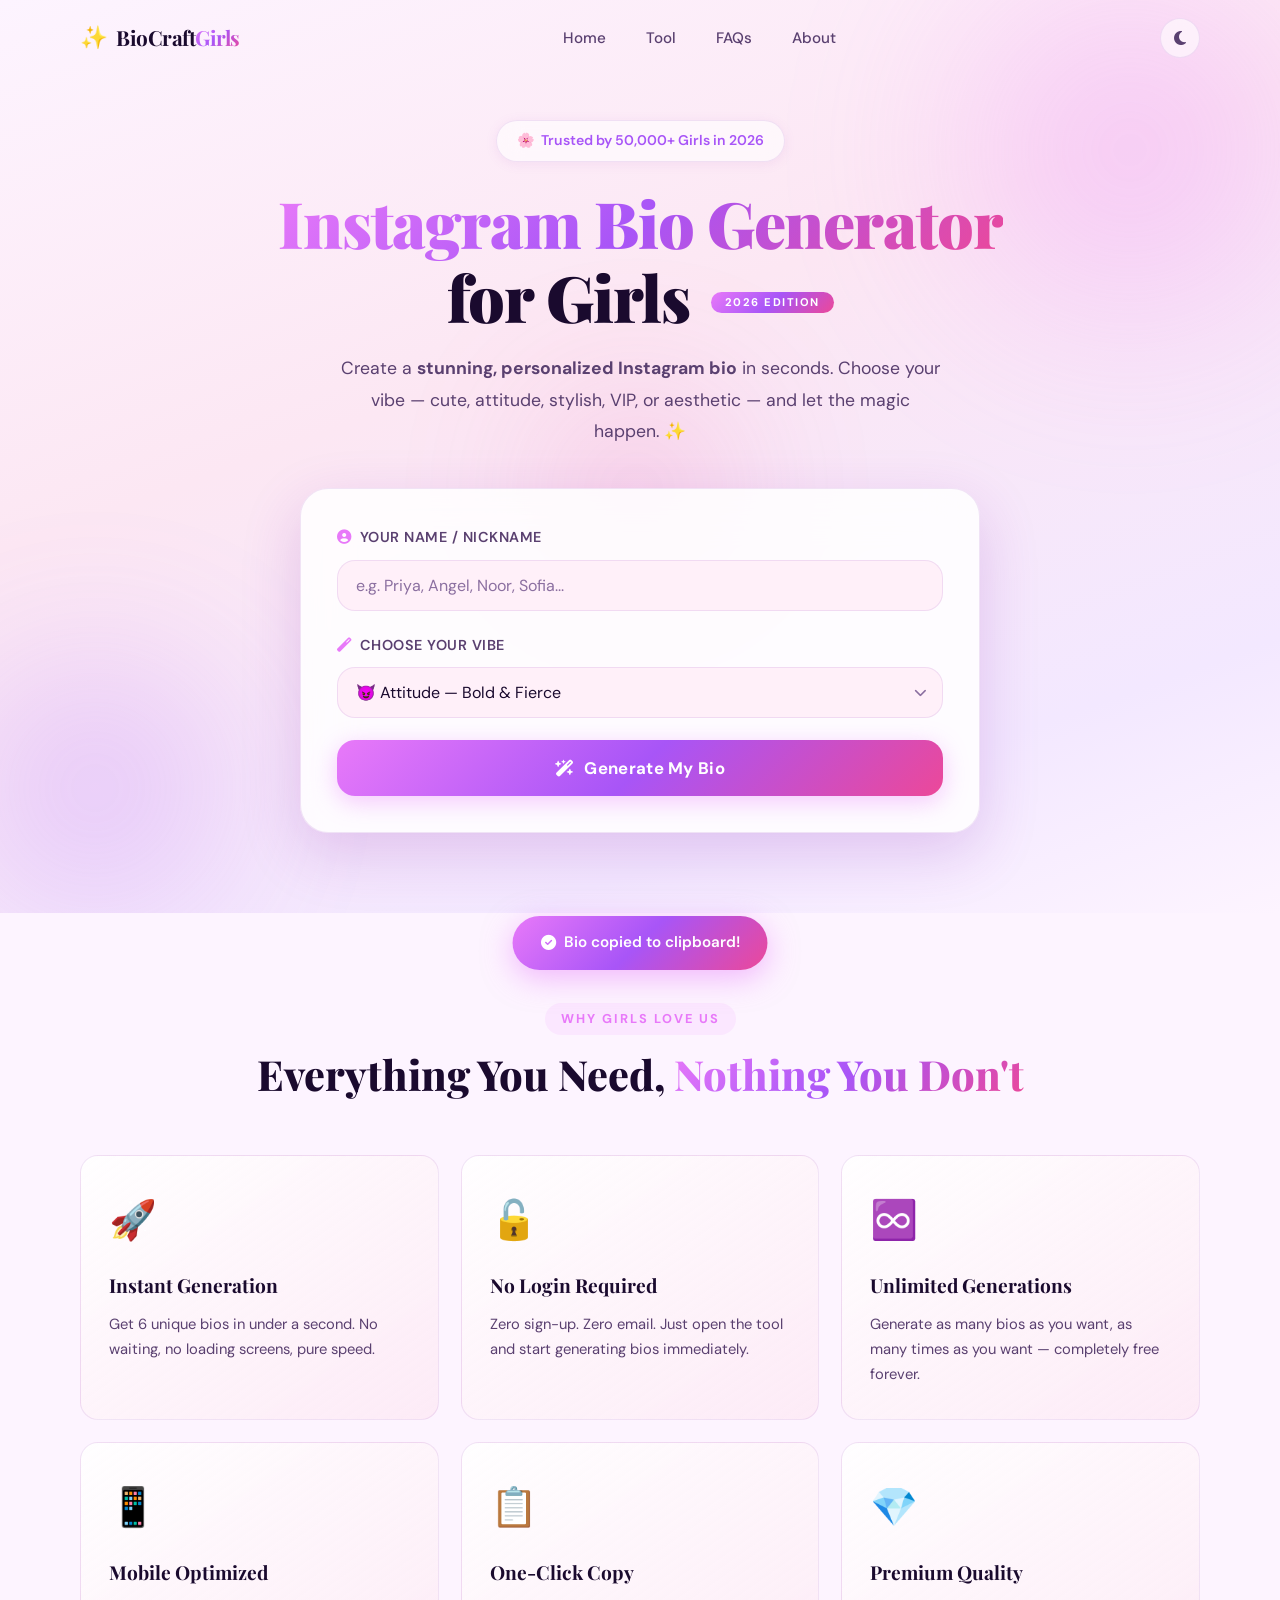
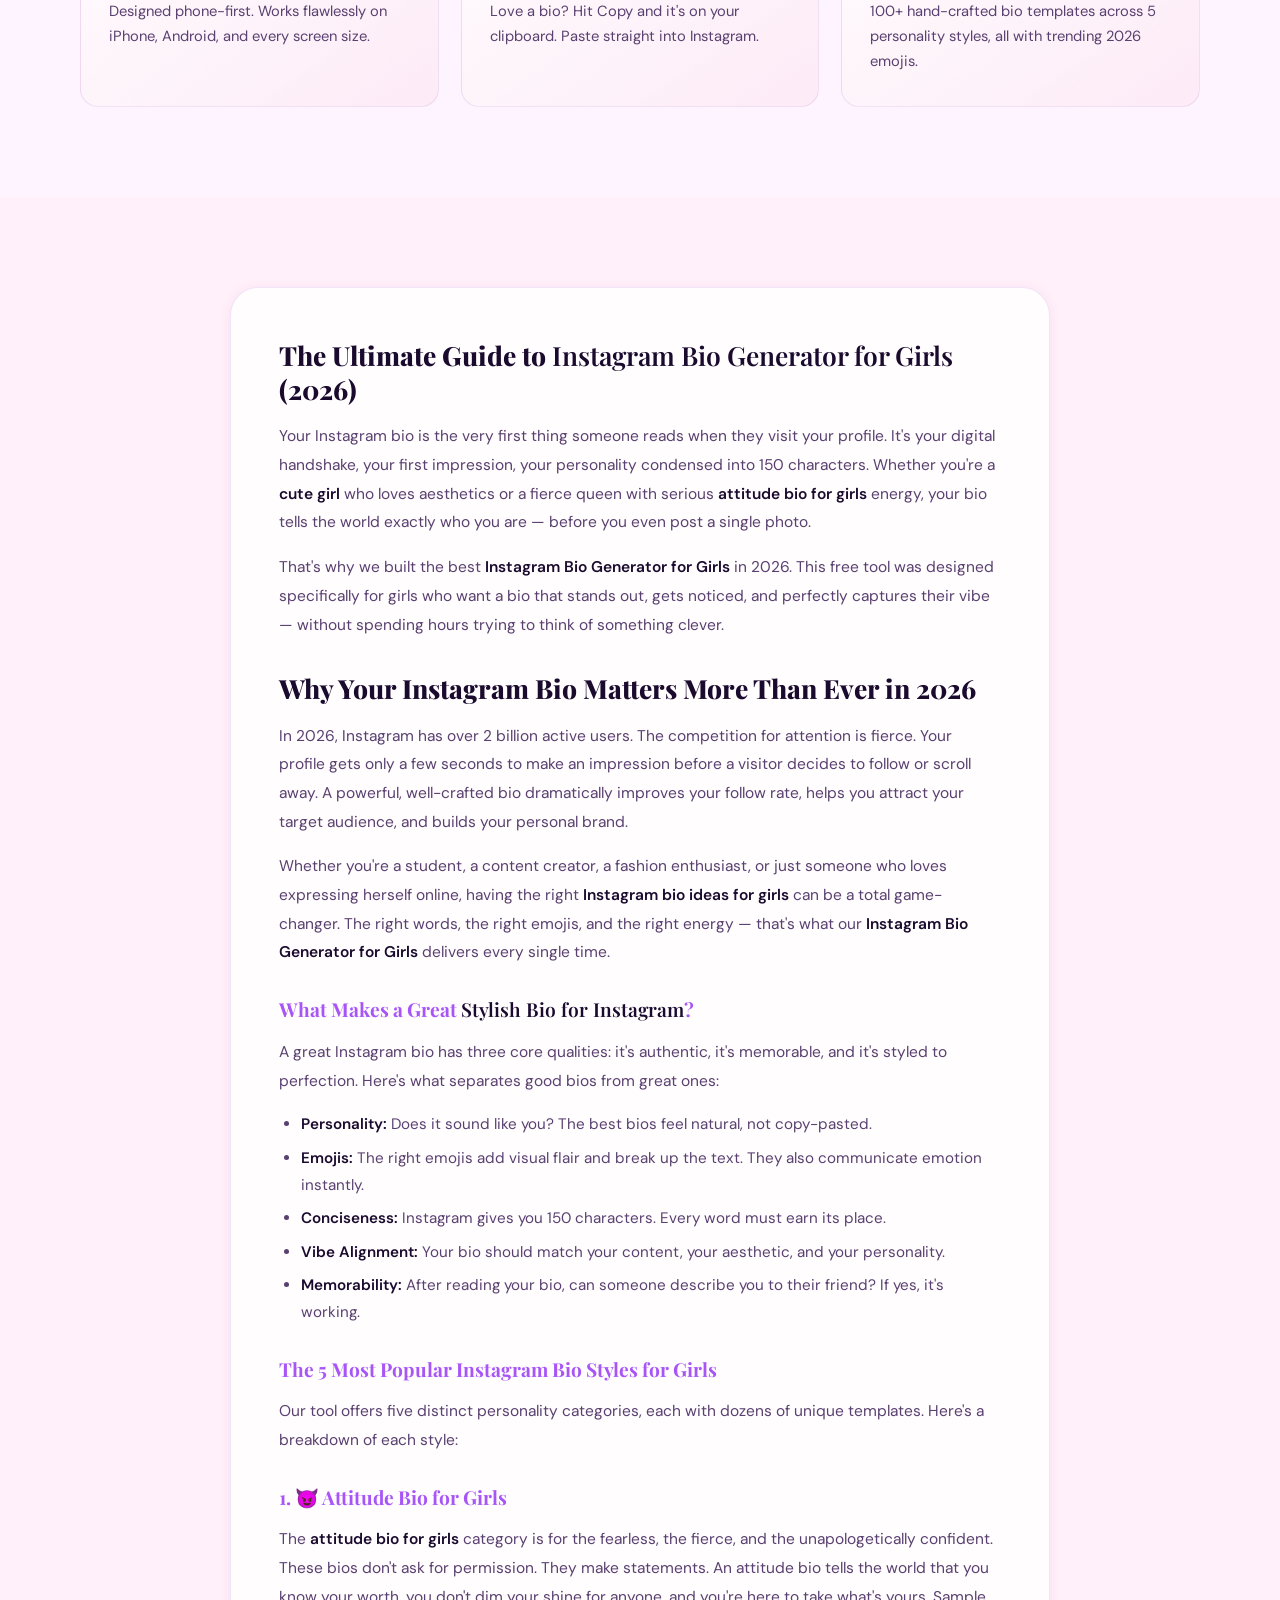
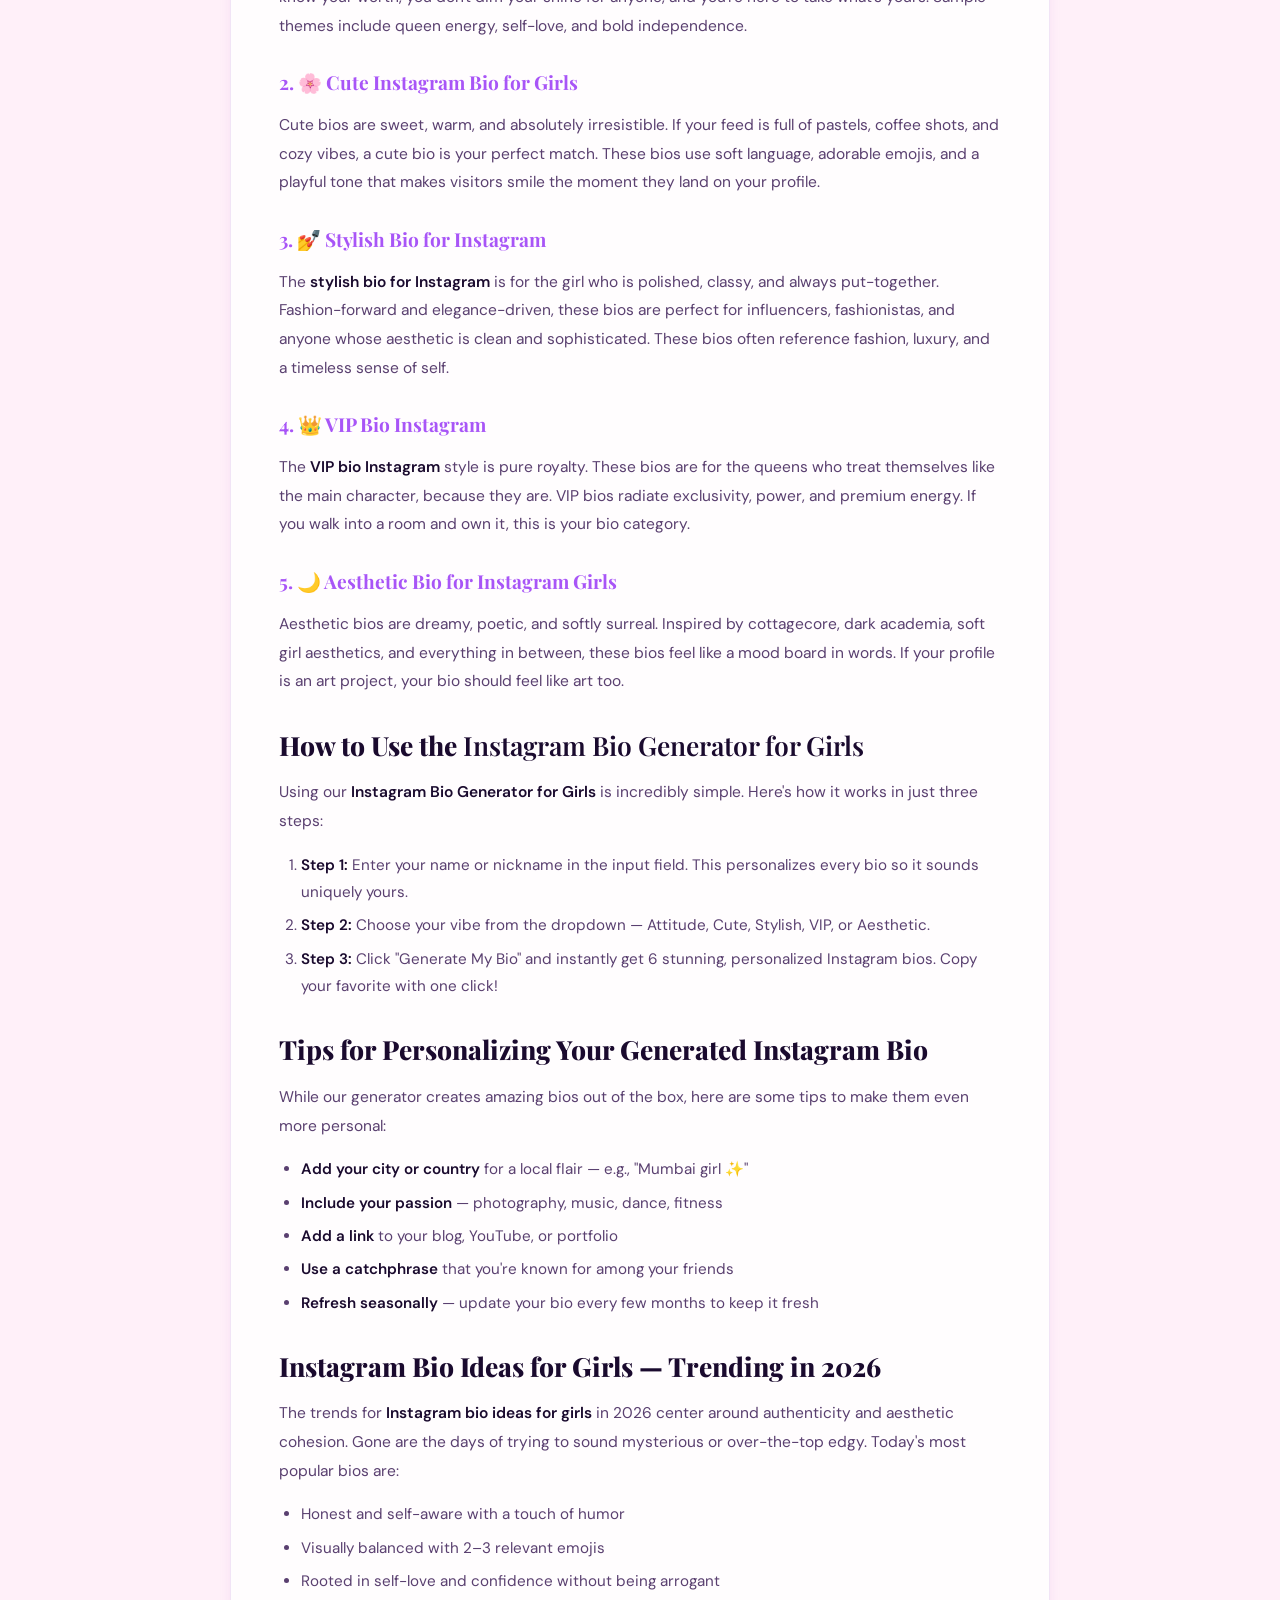
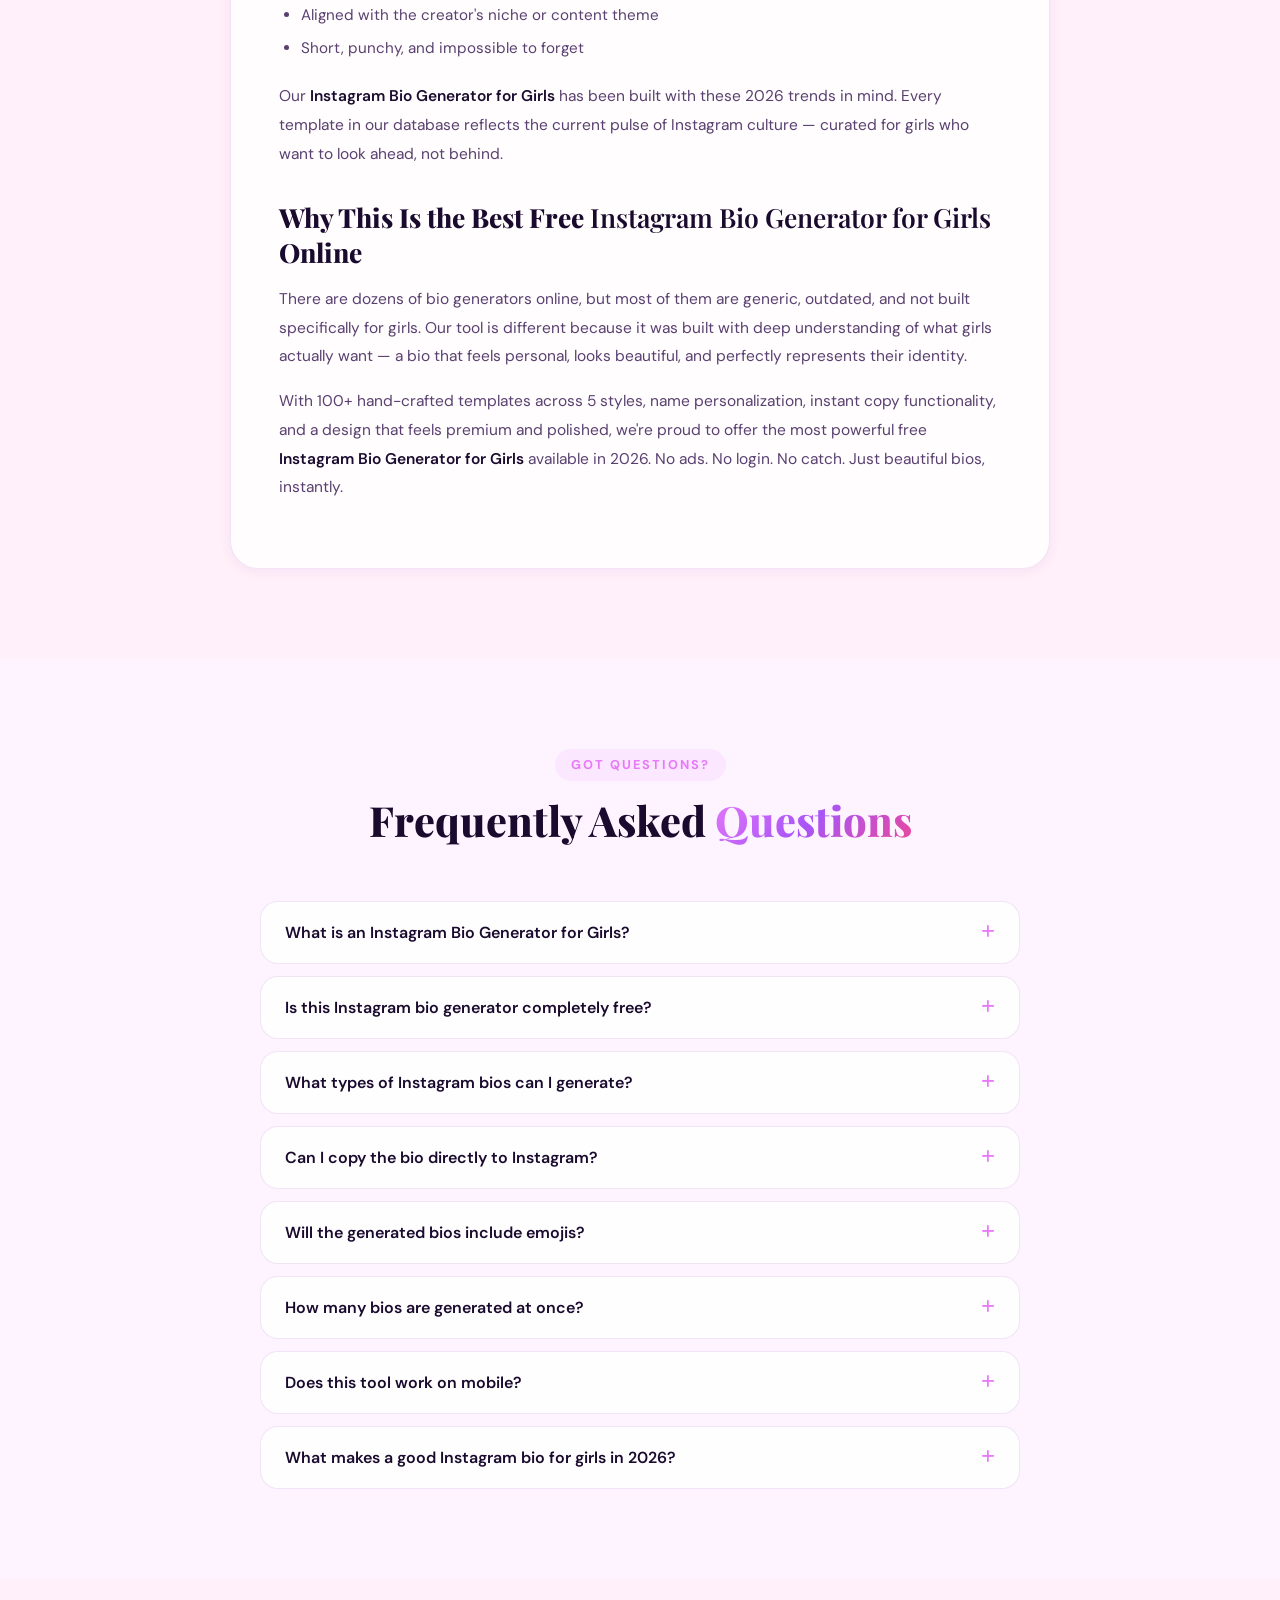
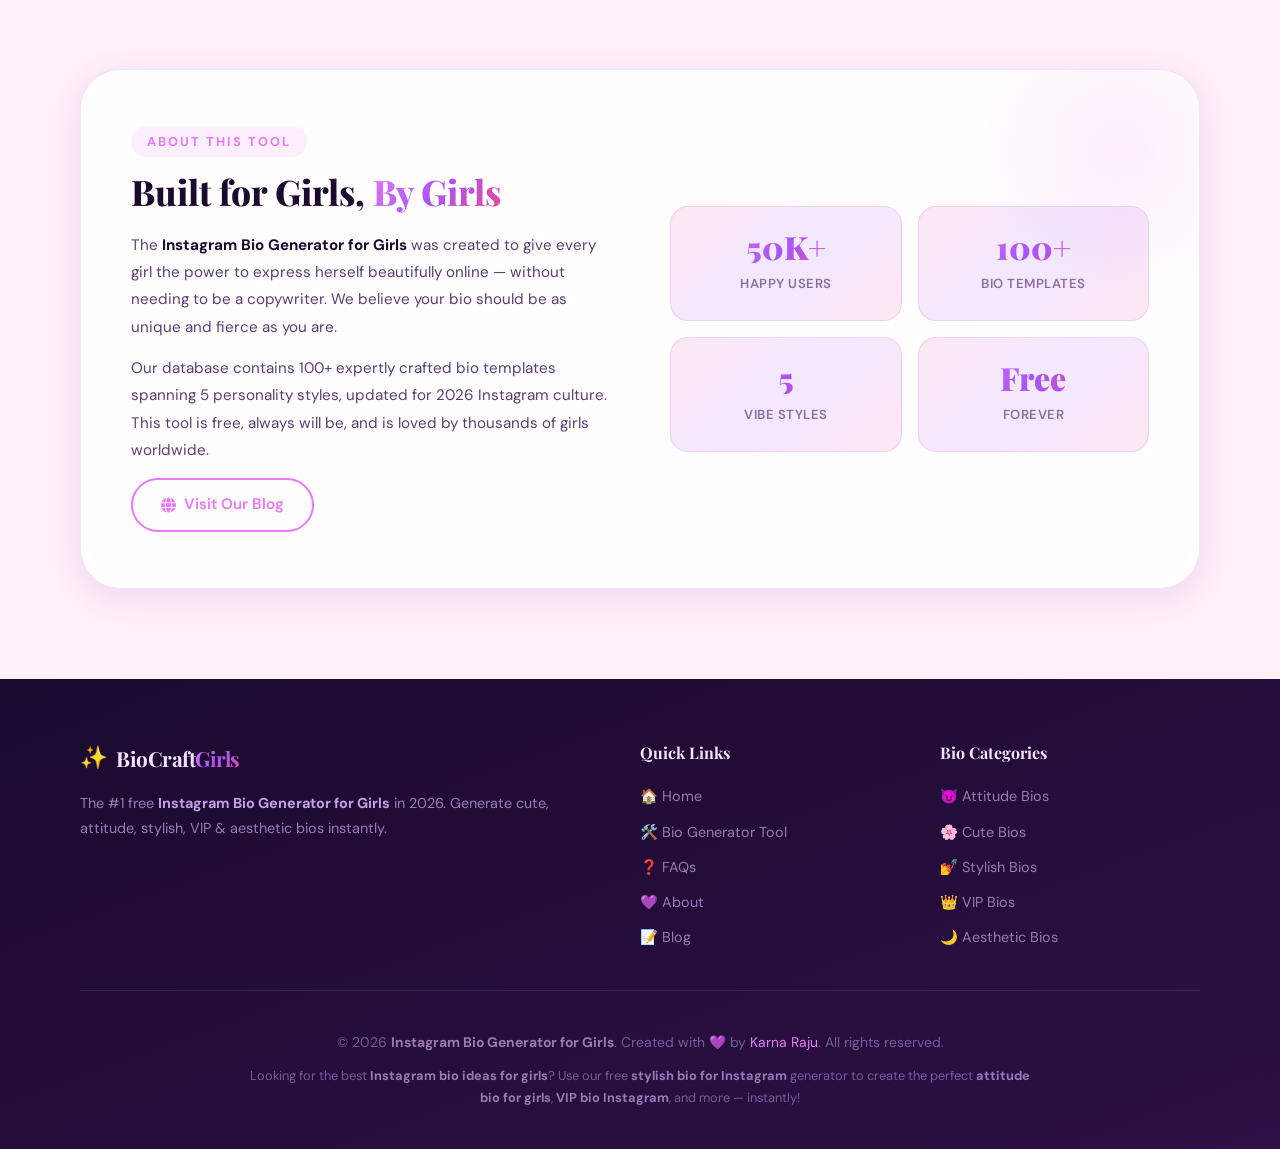
<file: index.html>
<!DOCTYPE html>
<html lang="en">
<head>

<meta name="google-site-verification" content="uby4BjZppF2WAnzngYlcVjcLklDZiQlQoum4ffShnK8" />

  
  <meta charset="UTF-8" />
  <meta name="viewport" content="width=device-width, initial-scale=1.0" />
  <title>Instagram Bio Generator for Girls (2026 Edition) – Cute, Attitude & Stylish Bios</title>
  <meta name="description" content="Free Instagram Bio Generator for Girls 2026. Generate cute, attitude, stylish, VIP & aesthetic Instagram bios instantly. No login required. Copy in one click!" />
  <meta name="keywords" content="Instagram bio generator for girls, Instagram bio ideas for girls, stylish bio for Instagram, attitude bio for girls, VIP bio Instagram, cute Instagram bio, aesthetic bio generator, Instagram bio 2026" />
  <link rel="canonical" href="https://trustedbyraju.github.io/Instagram-Bio-Generator-for-Girls/" />

  <!-- Open Graph -->
  <meta property="og:type" content="website" />
  <meta property="og:title" content="Instagram Bio Generator for Girls (2026 Edition)" />
  <meta property="og:description" content="Generate stunning Instagram bios for girls instantly — cute, attitude, stylish, VIP & aesthetic styles. Free & no login required." />
  <meta property="og:url" content="https://trustedbyraju.github.io/Instagram-Bio-Generator-for-Girls/" />
  <meta property="og:image" content="https://trustedbyraju.github.io/Instagram-Bio-Generator-for-Girls/og-image.jpg" />
  <meta property="og:site_name" content="Instagram Bio Generator for Girls" />

  <!-- Twitter Card -->
  <meta name="twitter:card" content="summary_large_image" />
  <meta name="twitter:title" content="Instagram Bio Generator for Girls (2026 Edition)" />
  <meta name="twitter:description" content="Free tool to generate cute, attitude, stylish & aesthetic Instagram bios for girls in 2026." />
  <meta name="twitter:image" content="https://trustedbyraju.github.io/Instagram-Bio-Generator-for-Girls/og-image.jpg" />

  <!-- Fonts -->
  <link rel="preconnect" href="https://fonts.googleapis.com" />
  <link rel="preconnect" href="https://fonts.gstatic.com" crossorigin />
  <link href="https://fonts.googleapis.com/css2?family=Playfair+Display:wght@400;600;700;900&family=DM+Sans:wght@300;400;500;600&display=swap" rel="stylesheet" />

  <!-- Icons -->
  <link rel="stylesheet" href="https://cdnjs.cloudflare.com/ajax/libs/font-awesome/6.5.0/css/all.min.css" />

  <link rel="stylesheet" href="style.css" />

  <!-- Schema: WebSite -->
  <script type="application/ld+json">
  {
    "@context": "https://schema.org",
    "@type": "WebSite",
    "name": "Instagram Bio Generator for Girls",
    "url": "https://trustedbyraju.github.io/Instagram-Bio-Generator-for-Girls/",
    "description": "Free Instagram Bio Generator for Girls 2026 — Generate cute, attitude, stylish, VIP & aesthetic Instagram bios instantly.",
    "potentialAction": {
      "@type": "SearchAction",
      "target": "https://trustedbyraju.github.io/Instagram-Bio-Generator-for-Girls/?q={search_term_string}",
      "query-input": "required name=search_term_string"
    }
  }
  </script>

  <!-- Schema: SoftwareApplication -->
  <script type="application/ld+json">
  {
    "@context": "https://schema.org",
    "@type": "SoftwareApplication",
    "name": "Instagram Bio Generator for Girls",
    "url": "https://trustedbyraju.github.io/Instagram-Bio-Generator-for-Girls/",
    "description": "A free online tool to generate stylish, cute, attitude, VIP & aesthetic Instagram bios for girls in 2026. No login required. Instant copy.",
    "applicationCategory": "UtilitiesApplication",
    "operatingSystem": "Web Browser",
    "offers": {
      "@type": "Offer",
      "price": "0",
      "priceCurrency": "USD"
    },
    "aggregateRating": {
      "@type": "AggregateRating",
      "ratingValue": "4.9",
      "ratingCount": "3847"
    },
    "author": {
      "@type": "Person",
      "name": "Karna Raju"
    }
  }
  </script>

  <!-- Schema: Article -->
  <script type="application/ld+json">
  {
    "@context": "https://schema.org",
    "@type": "Article",
    "headline": "Instagram Bio Generator for Girls (2026 Edition) – Best Cute & Attitude Bios",
    "description": "Complete guide to creating the best Instagram bios for girls in 2026 — covering attitude, cute, stylish, VIP, and aesthetic bio styles.",
    "url": "https://trustedbyraju.github.io/Instagram-Bio-Generator-for-Girls/",
    "author": {
      "@type": "Person",
      "name": "Karna Raju"
    },
    "publisher": {
      "@type": "Organization",
      "name": "Instagram Bio Generator for Girls"
    },
    "datePublished": "2026-01-01",
    "dateModified": "2026-04-18",
    "mainEntityOfPage": "https://trustedbyraju.github.io/Instagram-Bio-Generator-for-Girls/"
  }
  </script>

  <!-- Schema: FAQ -->
  <script type="application/ld+json">
  {
    "@context": "https://schema.org",
    "@type": "FAQPage",
    "mainEntity": [
      {
        "@type": "Question",
        "name": "What is an Instagram Bio Generator for Girls?",
        "acceptedAnswer": {
          "@type": "Answer",
          "text": "An Instagram Bio Generator for Girls is a free online tool that creates personalized, stylish, cute, attitude, or aesthetic Instagram bios based on your name and personality type — instantly, without any login."
        }
      },
      {
        "@type": "Question",
        "name": "Is this Instagram bio generator free to use?",
        "acceptedAnswer": {
          "@type": "Answer",
          "text": "Yes! This tool is 100% free. There is no registration, no subscription, and no hidden fees. Generate unlimited bios anytime."
        }
      },
      {
        "@type": "Question",
        "name": "What types of Instagram bios can I generate for girls?",
        "acceptedAnswer": {
          "@type": "Answer",
          "text": "You can generate Attitude bios, Cute bios, Stylish bios, VIP bios, and Aesthetic bios — all personalized with your name."
        }
      },
      {
        "@type": "Question",
        "name": "Can I copy the generated Instagram bio directly?",
        "acceptedAnswer": {
          "@type": "Answer",
          "text": "Yes. Each generated bio has a one-click Copy button. Tap it and paste directly into your Instagram profile."
        }
      },
      {
        "@type": "Question",
        "name": "Will my Instagram bio include emojis?",
        "acceptedAnswer": {
          "@type": "Answer",
          "text": "Absolutely! Every bio generated by this tool includes trendy, relevant emojis to make your profile stand out in 2026."
        }
      },
      {
        "@type": "Question",
        "name": "How many Instagram bios are generated at once?",
        "acceptedAnswer": {
          "@type": "Answer",
          "text": "The tool generates 6 unique bios at once. You can click Generate again to get a fresh new set of bios anytime."
        }
      },
      {
        "@type": "Question",
        "name": "Does this tool work on mobile phones?",
        "acceptedAnswer": {
          "@type": "Answer",
          "text": "Yes! This Instagram Bio Generator for Girls is fully mobile-optimized. It works perfectly on Android, iPhone, and all screen sizes."
        }
      },
      {
        "@type": "Question",
        "name": "What makes a good Instagram bio for girls in 2026?",
        "acceptedAnswer": {
          "@type": "Answer",
          "text": "A great Instagram bio for girls in 2026 should reflect your personality, include relevant emojis, be concise (under 150 characters), and have a unique stylish vibe — whether that's attitude, cute, VIP, or aesthetic."
        }
      }
    ]
  }
  </script>
</head>
<body class="light-mode">

  <!-- Toast Notification -->
  <div class="toast" id="toast">
    <i class="fas fa-check-circle"></i> <span>Bio copied to clipboard!</span>
  </div>

  <!-- ===== NAVBAR ===== -->
  <nav class="navbar" id="navbar">
    <div class="nav-container">
      <a href="#" class="nav-logo">
        <span class="logo-icon">✨</span>
        <span class="logo-text">BioCraft<span class="logo-accent">Girls</span></span>
      </a>
      <ul class="nav-menu" id="navMenu">
        <li><a href="#home" class="nav-link">Home</a></li>
        <li><a href="#tool" class="nav-link">Tool</a></li>
        <li><a href="#faqs" class="nav-link">FAQs</a></li>
        <li><a href="#about" class="nav-link">About</a></li>
      </ul>
      <div class="nav-actions">
        <button class="theme-toggle" id="themeToggle" aria-label="Toggle dark mode">
          <i class="fas fa-moon" id="themeIcon"></i>
        </button>
        <button class="nav-hamburger" id="hamburger" aria-label="Toggle menu">
          <span></span><span></span><span></span>
        </button>
      </div>
    </div>
  </nav>

  <!-- ===== HERO SECTION ===== -->
  <section class="hero" id="home">
    <div class="hero-orb hero-orb--1"></div>
    <div class="hero-orb hero-orb--2"></div>
    <div class="hero-orb hero-orb--3"></div>
    <div class="container">
      <div class="hero-badge fade-up">
        <span>🌸</span> Trusted by 50,000+ Girls in 2026
      </div>
      <h1 class="hero-title fade-up">
        <span class="gradient-text">Instagram Bio Generator</span><br />
        for Girls
        <span class="edition-tag">2026 Edition</span>
      </h1>
      <p class="hero-subtitle fade-up">
        Create a <strong>stunning, personalized Instagram bio</strong> in seconds. Choose your vibe — cute, attitude, stylish, VIP, or aesthetic — and let the magic happen. ✨
      </p>

      <!-- TOOL FORM -->
      <div class="tool-card fade-up" id="tool">
        <div class="tool-card-inner">
          <div class="input-group">
            <label for="nameInput">
              <i class="fas fa-user-circle"></i> Your Name / Nickname
            </label>
            <input
              type="text"
              id="nameInput"
              placeholder="e.g. Priya, Angel, Noor, Sofia..."
              maxlength="30"
              autocomplete="off"
            />
            <span class="input-error" id="inputError">⚠️ Please enter your name first!</span>
          </div>

          <div class="input-group">
            <label for="categorySelect">
              <i class="fas fa-magic"></i> Choose Your Vibe
            </label>
            <div class="select-wrapper">
              <select id="categorySelect">
                <option value="attitude">😈 Attitude — Bold & Fierce</option>
                <option value="cute">🌸 Cute — Sweet & Adorable</option>
                <option value="stylish">💅 Stylish — Classy & Elegant</option>
                <option value="vip">👑 VIP — Queen Energy</option>
                <option value="aesthetic">🌙 Aesthetic — Dreamy & Artsy</option>
              </select>
              <i class="fas fa-chevron-down select-arrow"></i>
            </div>
          </div>

          <button class="btn-generate" id="generateBtn">
            <span class="btn-text">
              <i class="fas fa-wand-magic-sparkles"></i> Generate My Bio
            </span>
            <span class="btn-loader" id="btnLoader" style="display:none">
              <i class="fas fa-spinner fa-spin"></i> Crafting bios...
            </span>
          </button>
        </div>
      </div>
    </div>
  </section>

  <!-- ===== RESULTS SECTION ===== -->
  <section class="results-section" id="resultsSection" style="display:none">
    <div class="container">
      <div class="results-header fade-up">
        <h2>✨ Your Generated Bios</h2>
        <p>Pick your favorite and copy it directly to Instagram!</p>
      </div>
      <div class="bio-grid" id="bioGrid">
        <!-- Bios injected by JS -->
      </div>
      <div class="regenerate-wrap fade-up">
        <button class="btn-regenerate" id="regenerateBtn">
          <i class="fas fa-rotate-right"></i> Generate More Bios
        </button>
      </div>
    </div>
  </section>

  <!-- ===== FEATURES SECTION ===== -->
  <section class="features-section" id="features">
    <div class="container">
      <div class="section-header fade-up">
        <span class="section-tag">Why Girls Love Us</span>
        <h2>Everything You Need, <span class="gradient-text">Nothing You Don't</span></h2>
      </div>
      <div class="features-grid">
        <div class="feature-card fade-up">
          <div class="feature-icon">🚀</div>
          <h3>Instant Generation</h3>
          <p>Get 6 unique bios in under a second. No waiting, no loading screens, pure speed.</p>
        </div>
        <div class="feature-card fade-up">
          <div class="feature-icon">🔓</div>
          <h3>No Login Required</h3>
          <p>Zero sign-up. Zero email. Just open the tool and start generating bios immediately.</p>
        </div>
        <div class="feature-card fade-up">
          <div class="feature-icon">♾️</div>
          <h3>Unlimited Generations</h3>
          <p>Generate as many bios as you want, as many times as you want — completely free forever.</p>
        </div>
        <div class="feature-card fade-up">
          <div class="feature-icon">📱</div>
          <h3>Mobile Optimized</h3>
          <p>Designed phone-first. Works flawlessly on iPhone, Android, and every screen size.</p>
        </div>
        <div class="feature-card fade-up">
          <div class="feature-icon">📋</div>
          <h3>One-Click Copy</h3>
          <p>Love a bio? Hit Copy and it's on your clipboard. Paste straight into Instagram.</p>
        </div>
        <div class="feature-card fade-up">
          <div class="feature-icon">💎</div>
          <h3>Premium Quality</h3>
          <p>100+ hand-crafted bio templates across 5 personality styles, all with trending 2026 emojis.</p>
        </div>
      </div>
    </div>
  </section>

  <!-- ===== SEO CONTENT SECTION ===== -->
  <section class="seo-section" id="seo-content">
    <div class="container">
      <article class="seo-article fade-up">
        <h2>The Ultimate Guide to <strong>Instagram Bio Generator for Girls</strong> (2026)</h2>
        <p>
          Your Instagram bio is the very first thing someone reads when they visit your profile. It's your digital handshake, your first impression, your personality condensed into 150 characters. Whether you're a <strong>cute girl</strong> who loves aesthetics or a fierce queen with serious <strong>attitude bio for girls</strong> energy, your bio tells the world exactly who you are — before you even post a single photo.
        </p>
        <p>
          That's why we built the best <strong>Instagram Bio Generator for Girls</strong> in 2026. This free tool was designed specifically for girls who want a bio that stands out, gets noticed, and perfectly captures their vibe — without spending hours trying to think of something clever.
        </p>

        <h2>Why Your Instagram Bio Matters More Than Ever in 2026</h2>
        <p>
          In 2026, Instagram has over 2 billion active users. The competition for attention is fierce. Your profile gets only a few seconds to make an impression before a visitor decides to follow or scroll away. A powerful, well-crafted bio dramatically improves your follow rate, helps you attract your target audience, and builds your personal brand.
        </p>
        <p>
          Whether you're a student, a content creator, a fashion enthusiast, or just someone who loves expressing herself online, having the right <strong>Instagram bio ideas for girls</strong> can be a total game-changer. The right words, the right emojis, and the right energy — that's what our <strong>Instagram Bio Generator for Girls</strong> delivers every single time.
        </p>

        <h3>What Makes a Great <strong>Stylish Bio for Instagram</strong>?</h3>
        <p>
          A great Instagram bio has three core qualities: it's authentic, it's memorable, and it's styled to perfection. Here's what separates good bios from great ones:
        </p>
        <ul>
          <li><strong>Personality:</strong> Does it sound like you? The best bios feel natural, not copy-pasted.</li>
          <li><strong>Emojis:</strong> The right emojis add visual flair and break up the text. They also communicate emotion instantly.</li>
          <li><strong>Conciseness:</strong> Instagram gives you 150 characters. Every word must earn its place.</li>
          <li><strong>Vibe Alignment:</strong> Your bio should match your content, your aesthetic, and your personality.</li>
          <li><strong>Memorability:</strong> After reading your bio, can someone describe you to their friend? If yes, it's working.</li>
        </ul>

        <h3>The 5 Most Popular Instagram Bio Styles for Girls</h3>
        <p>
          Our tool offers five distinct personality categories, each with dozens of unique templates. Here's a breakdown of each style:
        </p>

        <h3>1. 😈 Attitude Bio for Girls</h3>
        <p>
          The <strong>attitude bio for girls</strong> category is for the fearless, the fierce, and the unapologetically confident. These bios don't ask for permission. They make statements. An attitude bio tells the world that you know your worth, you don't dim your shine for anyone, and you're here to take what's yours. Sample themes include queen energy, self-love, and bold independence.
        </p>

        <h3>2. 🌸 Cute Instagram Bio for Girls</h3>
        <p>
          Cute bios are sweet, warm, and absolutely irresistible. If your feed is full of pastels, coffee shots, and cozy vibes, a cute bio is your perfect match. These bios use soft language, adorable emojis, and a playful tone that makes visitors smile the moment they land on your profile.
        </p>

        <h3>3. 💅 Stylish Bio for Instagram</h3>
        <p>
          The <strong>stylish bio for Instagram</strong> is for the girl who is polished, classy, and always put-together. Fashion-forward and elegance-driven, these bios are perfect for influencers, fashionistas, and anyone whose aesthetic is clean and sophisticated. These bios often reference fashion, luxury, and a timeless sense of self.
        </p>

        <h3>4. 👑 VIP Bio Instagram</h3>
        <p>
          The <strong>VIP bio Instagram</strong> style is pure royalty. These bios are for the queens who treat themselves like the main character, because they are. VIP bios radiate exclusivity, power, and premium energy. If you walk into a room and own it, this is your bio category.
        </p>

        <h3>5. 🌙 Aesthetic Bio for Instagram Girls</h3>
        <p>
          Aesthetic bios are dreamy, poetic, and softly surreal. Inspired by cottagecore, dark academia, soft girl aesthetics, and everything in between, these bios feel like a mood board in words. If your profile is an art project, your bio should feel like art too.
        </p>

        <h2>How to Use the <strong>Instagram Bio Generator for Girls</strong></h2>
        <p>
          Using our <strong>Instagram Bio Generator for Girls</strong> is incredibly simple. Here's how it works in just three steps:
        </p>
        <ol>
          <li><strong>Step 1:</strong> Enter your name or nickname in the input field. This personalizes every bio so it sounds uniquely yours.</li>
          <li><strong>Step 2:</strong> Choose your vibe from the dropdown — Attitude, Cute, Stylish, VIP, or Aesthetic.</li>
          <li><strong>Step 3:</strong> Click "Generate My Bio" and instantly get 6 stunning, personalized Instagram bios. Copy your favorite with one click!</li>
        </ol>

        <h2>Tips for Personalizing Your Generated Instagram Bio</h2>
        <p>
          While our generator creates amazing bios out of the box, here are some tips to make them even more personal:
        </p>
        <ul>
          <li><strong>Add your city or country</strong> for a local flair — e.g., "Mumbai girl ✨"</li>
          <li><strong>Include your passion</strong> — photography, music, dance, fitness</li>
          <li><strong>Add a link</strong> to your blog, YouTube, or portfolio</li>
          <li><strong>Use a catchphrase</strong> that you're known for among your friends</li>
          <li><strong>Refresh seasonally</strong> — update your bio every few months to keep it fresh</li>
        </ul>

        <h2>Instagram Bio Ideas for Girls — Trending in 2026</h2>
        <p>
          The trends for <strong>Instagram bio ideas for girls</strong> in 2026 center around authenticity and aesthetic cohesion. Gone are the days of trying to sound mysterious or over-the-top edgy. Today's most popular bios are:
        </p>
        <ul>
          <li>Honest and self-aware with a touch of humor</li>
          <li>Visually balanced with 2–3 relevant emojis</li>
          <li>Rooted in self-love and confidence without being arrogant</li>
          <li>Aligned with the creator's niche or content theme</li>
          <li>Short, punchy, and impossible to forget</li>
        </ul>
        <p>
          Our <strong>Instagram Bio Generator for Girls</strong> has been built with these 2026 trends in mind. Every template in our database reflects the current pulse of Instagram culture — curated for girls who want to look ahead, not behind.
        </p>

        <h2>Why This Is the Best Free <strong>Instagram Bio Generator for Girls</strong> Online</h2>
        <p>
          There are dozens of bio generators online, but most of them are generic, outdated, and not built specifically for girls. Our tool is different because it was built with deep understanding of what girls actually want — a bio that feels personal, looks beautiful, and perfectly represents their identity.
        </p>
        <p>
          With 100+ hand-crafted templates across 5 styles, name personalization, instant copy functionality, and a design that feels premium and polished, we're proud to offer the most powerful free <strong>Instagram Bio Generator for Girls</strong> available in 2026. No ads. No login. No catch. Just beautiful bios, instantly.
        </p>
      </article>
    </div>
  </section>

  <!-- ===== FAQ SECTION ===== -->
  <section class="faq-section" id="faqs">
    <div class="container">
      <div class="section-header fade-up">
        <span class="section-tag">Got Questions?</span>
        <h2>Frequently Asked <span class="gradient-text">Questions</span></h2>
      </div>
      <div class="faq-list fade-up">

        <div class="faq-item">
          <button class="faq-question" aria-expanded="false">
            <span>What is an Instagram Bio Generator for Girls?</span>
            <i class="fas fa-plus faq-icon"></i>
          </button>
          <div class="faq-answer">
            <p>An <strong>Instagram Bio Generator for Girls</strong> is a free online tool that creates personalized, stylish, cute, attitude, or aesthetic Instagram bios based on your name and personality type — instantly, without any login.</p>
          </div>
        </div>

        <div class="faq-item">
          <button class="faq-question" aria-expanded="false">
            <span>Is this Instagram bio generator completely free?</span>
            <i class="fas fa-plus faq-icon"></i>
          </button>
          <div class="faq-answer">
            <p>Yes! This tool is <strong>100% free</strong>. There is no registration, no subscription, and no hidden fees. Generate unlimited bios anytime, forever.</p>
          </div>
        </div>

        <div class="faq-item">
          <button class="faq-question" aria-expanded="false">
            <span>What types of Instagram bios can I generate?</span>
            <i class="fas fa-plus faq-icon"></i>
          </button>
          <div class="faq-answer">
            <p>You can generate <strong>Attitude bios</strong>, <strong>Cute bios</strong>, <strong>Stylish bios</strong>, <strong>VIP bios</strong>, and <strong>Aesthetic bios</strong> — all personalized with your name and packed with trendy 2026 emojis.</p>
          </div>
        </div>

        <div class="faq-item">
          <button class="faq-question" aria-expanded="false">
            <span>Can I copy the bio directly to Instagram?</span>
            <i class="fas fa-plus faq-icon"></i>
          </button>
          <div class="faq-answer">
            <p>Absolutely! Each generated bio has a one-click <strong>Copy</strong> button. Tap it and the bio is instantly saved to your clipboard — ready to paste directly into your Instagram Edit Profile page.</p>
          </div>
        </div>

        <div class="faq-item">
          <button class="faq-question" aria-expanded="false">
            <span>Will the generated bios include emojis?</span>
            <i class="fas fa-plus faq-icon"></i>
          </button>
          <div class="faq-answer">
            <p>Yes! Every bio generated includes <strong>trendy, relevant emojis</strong> that complement the selected vibe. Emojis make your bio visually engaging and help express personality at a glance.</p>
          </div>
        </div>

        <div class="faq-item">
          <button class="faq-question" aria-expanded="false">
            <span>How many bios are generated at once?</span>
            <i class="fas fa-plus faq-icon"></i>
          </button>
          <div class="faq-answer">
            <p>The tool generates <strong>6 unique bios</strong> at once. You can click "Generate More Bios" to refresh and get a completely new set anytime. With 100+ templates, you'll never run out of fresh ideas.</p>
          </div>
        </div>

        <div class="faq-item">
          <button class="faq-question" aria-expanded="false">
            <span>Does this tool work on mobile?</span>
            <i class="fas fa-plus faq-icon"></i>
          </button>
          <div class="faq-answer">
            <p>Yes! This <strong>Instagram Bio Generator for Girls</strong> is fully mobile-optimized. It works perfectly on Android, iPhone, tablets, and every screen size — no app download needed.</p>
          </div>
        </div>

        <div class="faq-item">
          <button class="faq-question" aria-expanded="false">
            <span>What makes a good Instagram bio for girls in 2026?</span>
            <i class="fas fa-plus faq-icon"></i>
          </button>
          <div class="faq-answer">
            <p>A great Instagram bio in 2026 should <strong>reflect your personality</strong>, include 2–3 relevant emojis, be concise (under 150 characters), and have a unique vibe — whether that's attitude, cute, VIP, or aesthetic. It should make visitors want to follow you within 3 seconds.</p>
          </div>
        </div>

      </div>
    </div>
  </section>

  <!-- ===== ABOUT SECTION ===== -->
  <section class="about-section" id="about">
    <div class="container">
      <div class="about-card fade-up">
        <div class="about-content">
          <span class="section-tag">About This Tool</span>
          <h2>Built for Girls, <span class="gradient-text">By Girls</span></h2>
          <p>
            The <strong>Instagram Bio Generator for Girls</strong> was created to give every girl the power to express herself beautifully online — without needing to be a copywriter. We believe your bio should be as unique and fierce as you are.
          </p>
          <p>
            Our database contains 100+ expertly crafted bio templates spanning 5 personality styles, updated for 2026 Instagram culture. This tool is free, always will be, and is loved by thousands of girls worldwide.
          </p>
          <a href="https://rockeybhaioffer.blogspot.com" target="_blank" rel="noopener" class="btn-outline">
            <i class="fas fa-globe"></i> Visit Our Blog
          </a>
        </div>
        <div class="about-stats">
          <div class="stat-box">
            <span class="stat-number">50K+</span>
            <span class="stat-label">Happy Users</span>
          </div>
          <div class="stat-box">
            <span class="stat-number">100+</span>
            <span class="stat-label">Bio Templates</span>
          </div>
          <div class="stat-box">
            <span class="stat-number">5</span>
            <span class="stat-label">Vibe Styles</span>
          </div>
          <div class="stat-box">
            <span class="stat-number">Free</span>
            <span class="stat-label">Forever</span>
          </div>
        </div>
      </div>
    </div>
  </section>

  <!-- ===== FOOTER ===== -->
  <footer class="footer">
    <div class="container">
      <div class="footer-top">
        <div class="footer-brand">
          <a href="#" class="nav-logo">
            <span class="logo-icon">✨</span>
            <span class="logo-text">BioCraft<span class="logo-accent">Girls</span></span>
          </a>
          <p>The #1 free <strong>Instagram Bio Generator for Girls</strong> in 2026. Generate cute, attitude, stylish, VIP & aesthetic bios instantly.</p>
        </div>
        <div class="footer-links">
          <h4>Quick Links</h4>
          <ul>
            <li><a href="#home">🏠 Home</a></li>
            <li><a href="#tool">🛠️ Bio Generator Tool</a></li>
            <li><a href="#faqs">❓ FAQs</a></li>
            <li><a href="#about">💜 About</a></li>
            <li><a href="https://rockeybhaioffer.blogspot.com" target="_blank" rel="noopener">📝 Blog</a></li>
          </ul>
        </div>
        <div class="footer-links">
          <h4>Bio Categories</h4>
          <ul>
            <li><a href="#tool">😈 Attitude Bios</a></li>
            <li><a href="#tool">🌸 Cute Bios</a></li>
            <li><a href="#tool">💅 Stylish Bios</a></li>
            <li><a href="#tool">👑 VIP Bios</a></li>
            <li><a href="#tool">🌙 Aesthetic Bios</a></li>
          </ul>
        </div>
      </div>
      <div class="footer-bottom">
        <p>© 2026 <strong>Instagram Bio Generator for Girls</strong>. Created with 💜 by <a href="https://rockeybhaioffer.blogspot.com" target="_blank" rel="noopener">Karna Raju</a>. All rights reserved.</p>
        <p class="footer-seo">Looking for the best <strong>Instagram bio ideas for girls</strong>? Use our free <strong>stylish bio for Instagram</strong> generator to create the perfect <strong>attitude bio for girls</strong>, <strong>VIP bio Instagram</strong>, and more — instantly!</p>
      </div>
    </div>
  </footer>

  <script src="script.js"></script>
</body>
</html>
</file>
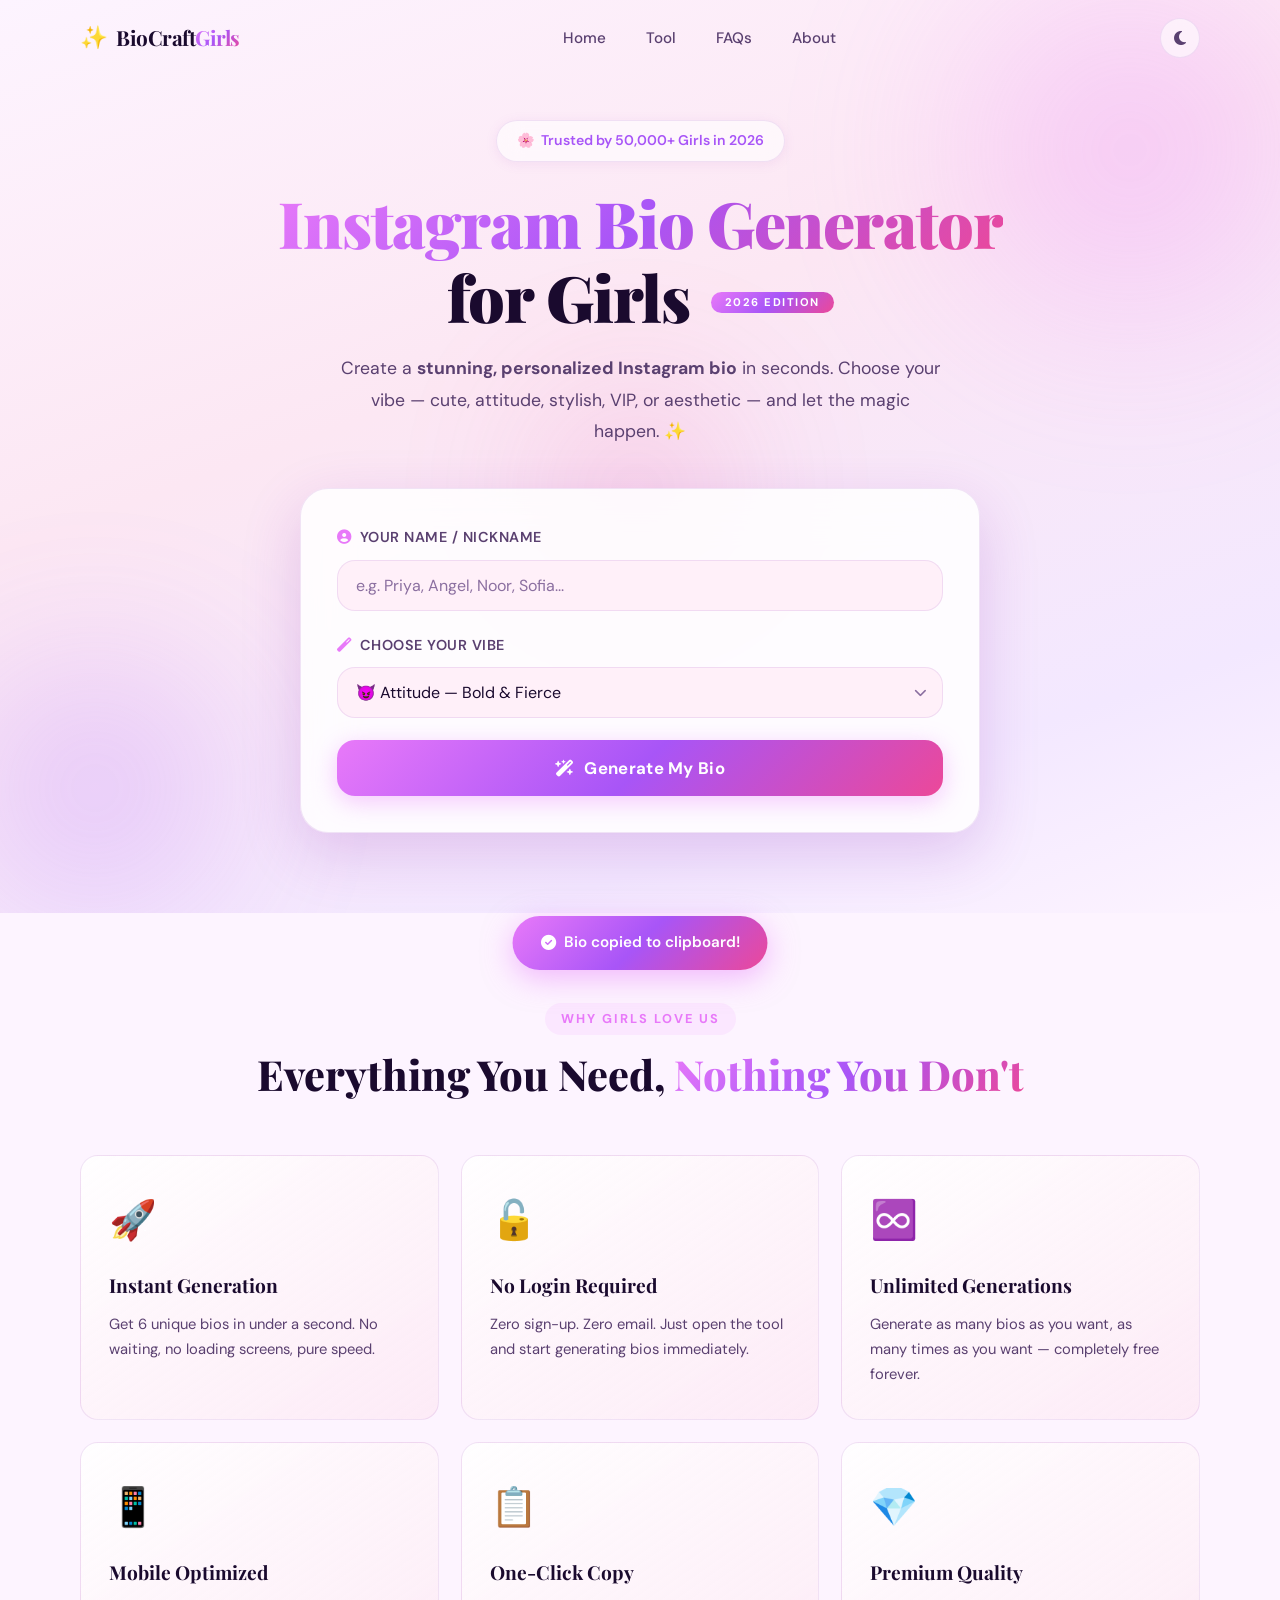
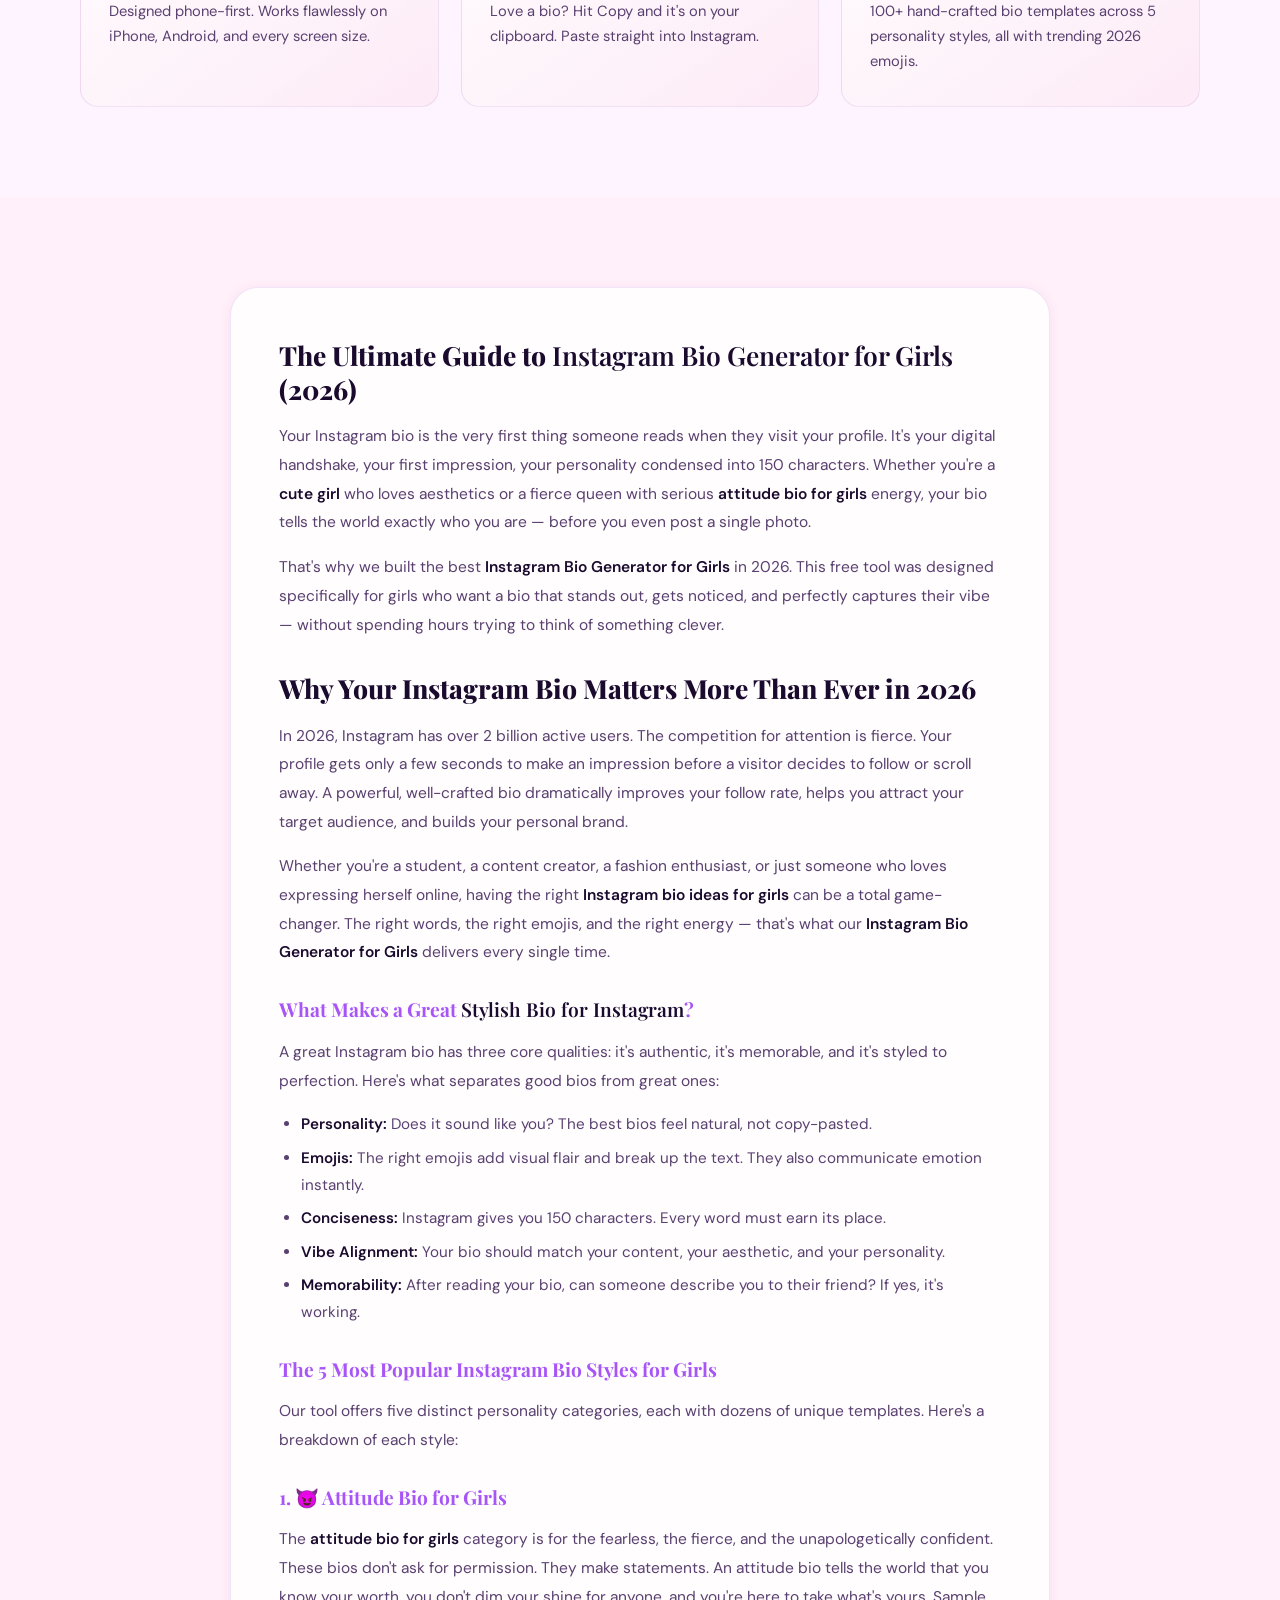
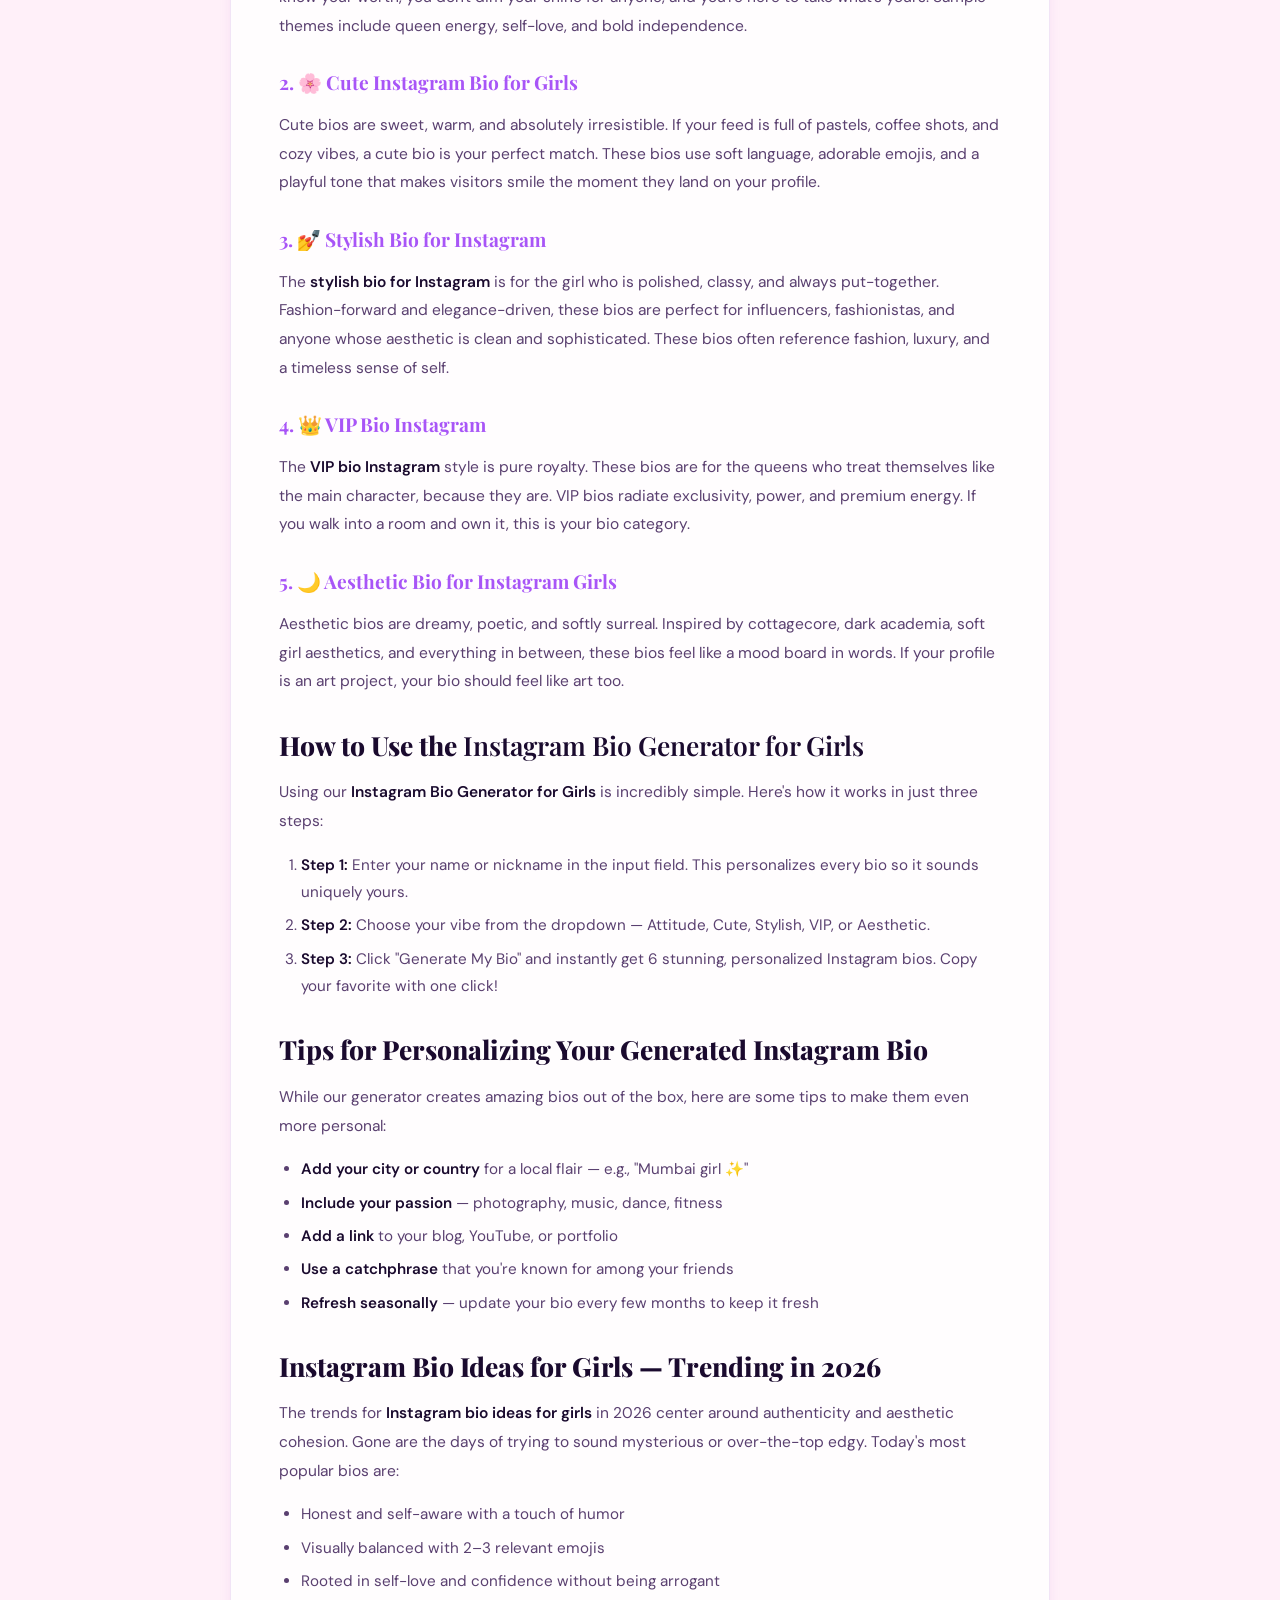
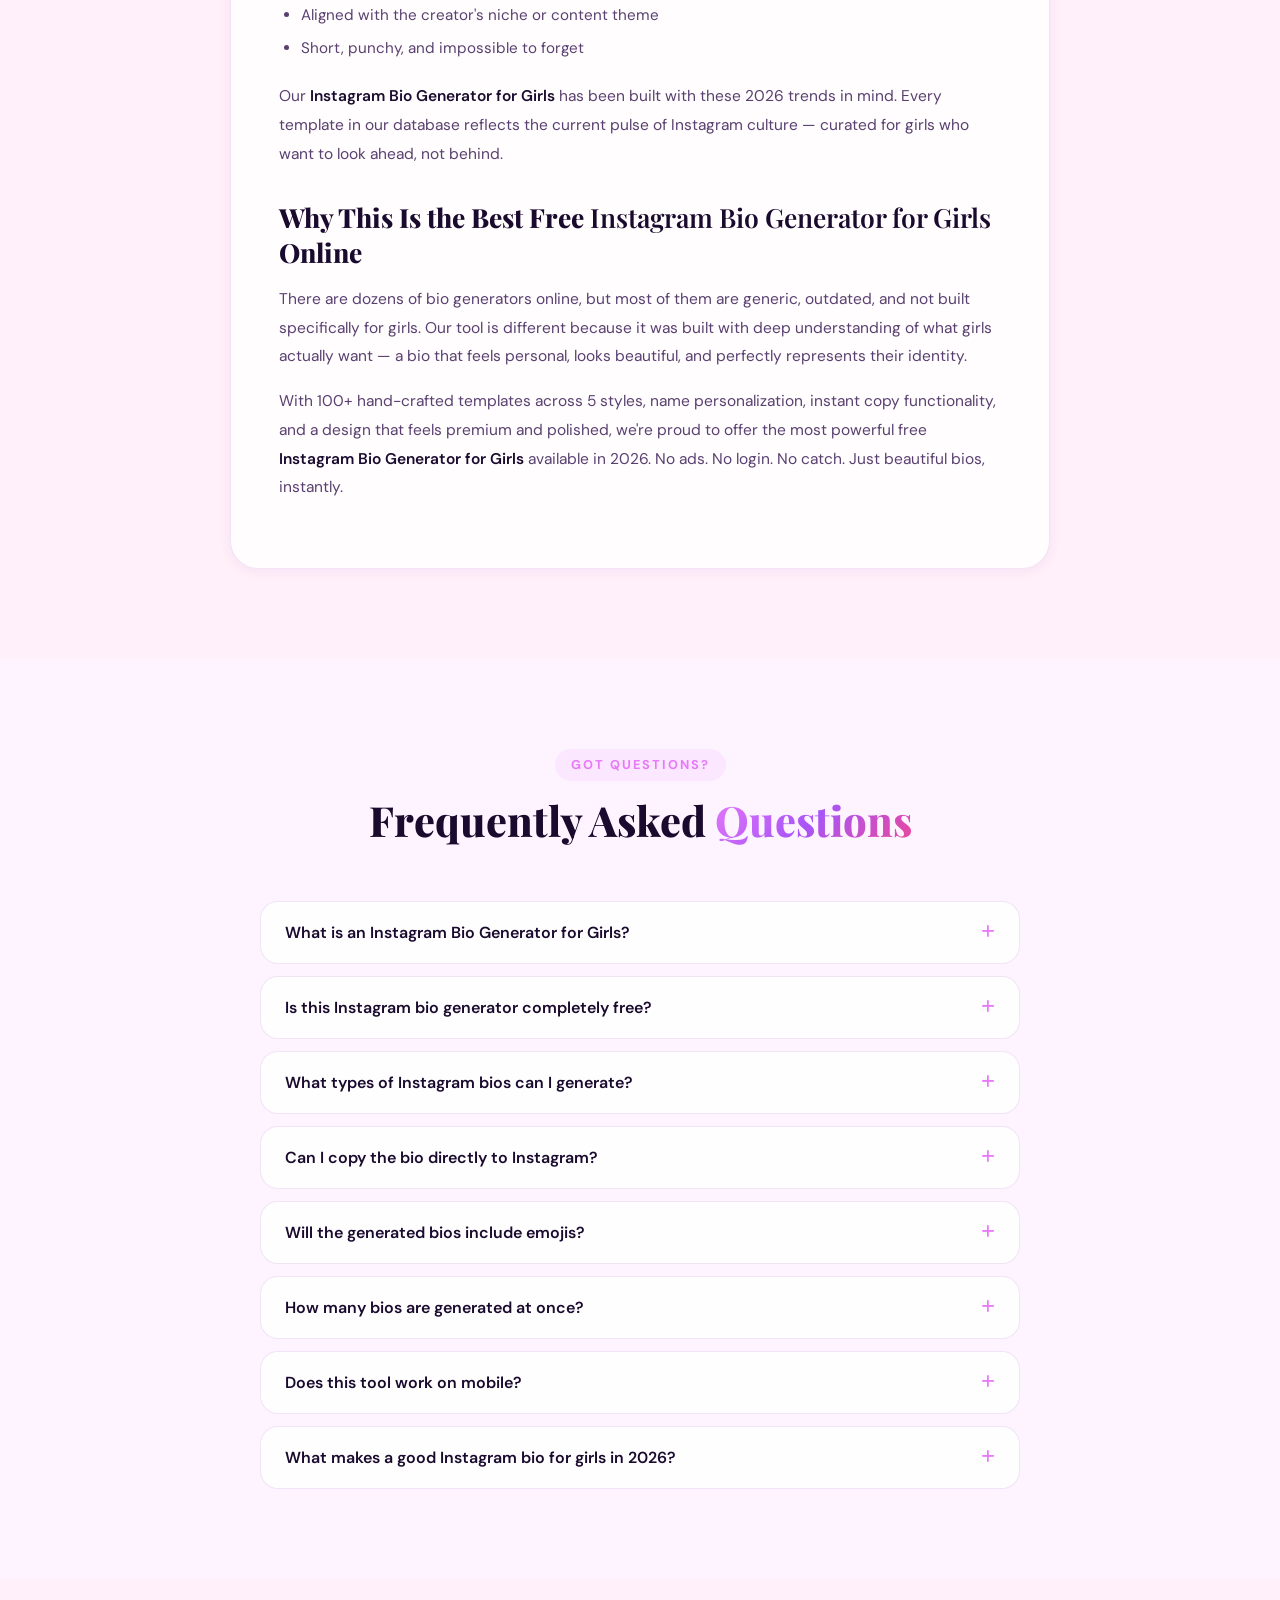
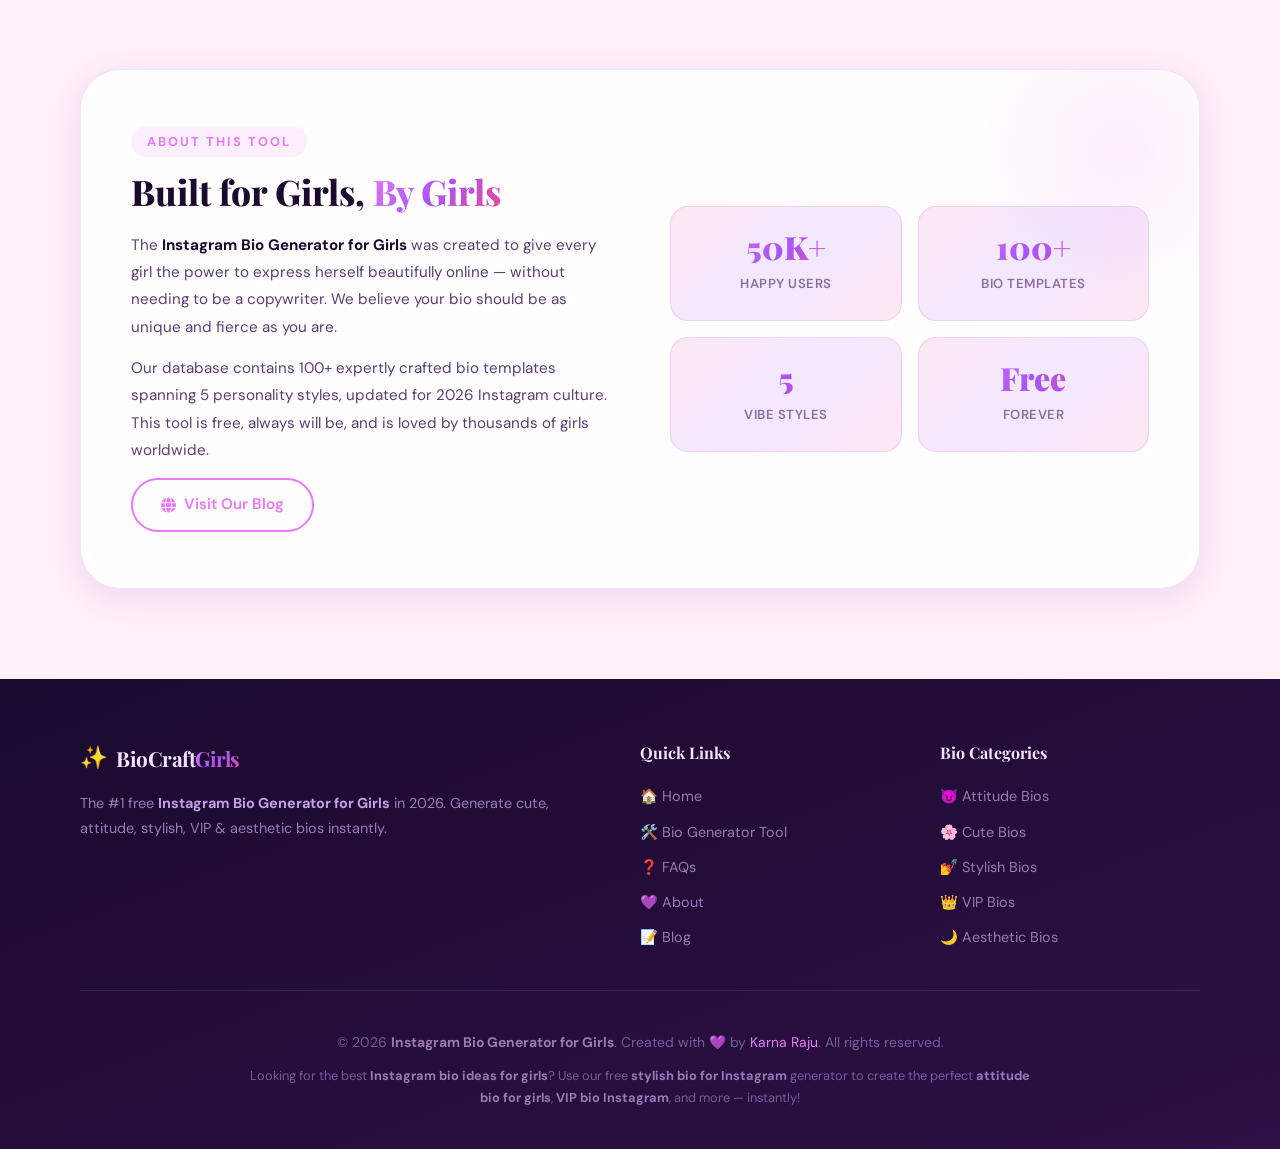
<file: index (11).html>
<!DOCTYPE html>
<html lang="en">
<head>
  <meta charset="UTF-8" />
  <meta name="viewport" content="width=device-width, initial-scale=1.0" />
  <title>Instagram Bio Generator for Girls (2026 Edition) – Cute, Attitude & Stylish Bios</title>
  <meta name="description" content="Free Instagram Bio Generator for Girls 2026. Generate cute, attitude, stylish, VIP & aesthetic Instagram bios instantly. No login required. Copy in one click!" />
  <meta name="keywords" content="Instagram bio generator for girls, Instagram bio ideas for girls, stylish bio for Instagram, attitude bio for girls, VIP bio Instagram, cute Instagram bio, aesthetic bio generator, Instagram bio 2026" />
  <link rel="canonical" href="https://trustedbyraju.github.io/Instagram-Bio-Generator-for-Girls/" />

  <!-- Open Graph -->
  <meta property="og:type" content="website" />
  <meta property="og:title" content="Instagram Bio Generator for Girls (2026 Edition)" />
  <meta property="og:description" content="Generate stunning Instagram bios for girls instantly — cute, attitude, stylish, VIP & aesthetic styles. Free & no login required." />
  <meta property="og:url" content="https://trustedbyraju.github.io/Instagram-Bio-Generator-for-Girls/" />
  <meta property="og:image" content="https://trustedbyraju.github.io/Instagram-Bio-Generator-for-Girls/og-image.jpg" />
  <meta property="og:site_name" content="Instagram Bio Generator for Girls" />

  <!-- Twitter Card -->
  <meta name="twitter:card" content="summary_large_image" />
  <meta name="twitter:title" content="Instagram Bio Generator for Girls (2026 Edition)" />
  <meta name="twitter:description" content="Free tool to generate cute, attitude, stylish & aesthetic Instagram bios for girls in 2026." />
  <meta name="twitter:image" content="https://trustedbyraju.github.io/Instagram-Bio-Generator-for-Girls/og-image.jpg" />

  <!-- Fonts -->
  <link rel="preconnect" href="https://fonts.googleapis.com" />
  <link rel="preconnect" href="https://fonts.gstatic.com" crossorigin />
  <link href="https://fonts.googleapis.com/css2?family=Playfair+Display:wght@400;600;700;900&family=DM+Sans:wght@300;400;500;600&display=swap" rel="stylesheet" />

  <!-- Icons -->
  <link rel="stylesheet" href="https://cdnjs.cloudflare.com/ajax/libs/font-awesome/6.5.0/css/all.min.css" />

  <link rel="stylesheet" href="style.css" />

  <!-- Schema: WebSite -->
  <script type="application/ld+json">
  {
    "@context": "https://schema.org",
    "@type": "WebSite",
    "name": "Instagram Bio Generator for Girls",
    "url": "https://trustedbyraju.github.io/Instagram-Bio-Generator-for-Girls/",
    "description": "Free Instagram Bio Generator for Girls 2026 — Generate cute, attitude, stylish, VIP & aesthetic Instagram bios instantly.",
    "potentialAction": {
      "@type": "SearchAction",
      "target": "https://trustedbyraju.github.io/Instagram-Bio-Generator-for-Girls/?q={search_term_string}",
      "query-input": "required name=search_term_string"
    }
  }
  </script>

  <!-- Schema: SoftwareApplication -->
  <script type="application/ld+json">
  {
    "@context": "https://schema.org",
    "@type": "SoftwareApplication",
    "name": "Instagram Bio Generator for Girls",
    "url": "https://trustedbyraju.github.io/Instagram-Bio-Generator-for-Girls/",
    "description": "A free online tool to generate stylish, cute, attitude, VIP & aesthetic Instagram bios for girls in 2026. No login required. Instant copy.",
    "applicationCategory": "UtilitiesApplication",
    "operatingSystem": "Web Browser",
    "offers": {
      "@type": "Offer",
      "price": "0",
      "priceCurrency": "USD"
    },
    "aggregateRating": {
      "@type": "AggregateRating",
      "ratingValue": "4.9",
      "ratingCount": "3847"
    },
    "author": {
      "@type": "Person",
      "name": "Karna Raju"
    }
  }
  </script>

  <!-- Schema: Article -->
  <script type="application/ld+json">
  {
    "@context": "https://schema.org",
    "@type": "Article",
    "headline": "Instagram Bio Generator for Girls (2026 Edition) – Best Cute & Attitude Bios",
    "description": "Complete guide to creating the best Instagram bios for girls in 2026 — covering attitude, cute, stylish, VIP, and aesthetic bio styles.",
    "url": "https://trustedbyraju.github.io/Instagram-Bio-Generator-for-Girls/",
    "author": {
      "@type": "Person",
      "name": "Karna Raju"
    },
    "publisher": {
      "@type": "Organization",
      "name": "Instagram Bio Generator for Girls"
    },
    "datePublished": "2026-01-01",
    "dateModified": "2026-04-18",
    "mainEntityOfPage": "https://trustedbyraju.github.io/Instagram-Bio-Generator-for-Girls/"
  }
  </script>

  <!-- Schema: FAQ -->
  <script type="application/ld+json">
  {
    "@context": "https://schema.org",
    "@type": "FAQPage",
    "mainEntity": [
      {
        "@type": "Question",
        "name": "What is an Instagram Bio Generator for Girls?",
        "acceptedAnswer": {
          "@type": "Answer",
          "text": "An Instagram Bio Generator for Girls is a free online tool that creates personalized, stylish, cute, attitude, or aesthetic Instagram bios based on your name and personality type — instantly, without any login."
        }
      },
      {
        "@type": "Question",
        "name": "Is this Instagram bio generator free to use?",
        "acceptedAnswer": {
          "@type": "Answer",
          "text": "Yes! This tool is 100% free. There is no registration, no subscription, and no hidden fees. Generate unlimited bios anytime."
        }
      },
      {
        "@type": "Question",
        "name": "What types of Instagram bios can I generate for girls?",
        "acceptedAnswer": {
          "@type": "Answer",
          "text": "You can generate Attitude bios, Cute bios, Stylish bios, VIP bios, and Aesthetic bios — all personalized with your name."
        }
      },
      {
        "@type": "Question",
        "name": "Can I copy the generated Instagram bio directly?",
        "acceptedAnswer": {
          "@type": "Answer",
          "text": "Yes. Each generated bio has a one-click Copy button. Tap it and paste directly into your Instagram profile."
        }
      },
      {
        "@type": "Question",
        "name": "Will my Instagram bio include emojis?",
        "acceptedAnswer": {
          "@type": "Answer",
          "text": "Absolutely! Every bio generated by this tool includes trendy, relevant emojis to make your profile stand out in 2026."
        }
      },
      {
        "@type": "Question",
        "name": "How many Instagram bios are generated at once?",
        "acceptedAnswer": {
          "@type": "Answer",
          "text": "The tool generates 6 unique bios at once. You can click Generate again to get a fresh new set of bios anytime."
        }
      },
      {
        "@type": "Question",
        "name": "Does this tool work on mobile phones?",
        "acceptedAnswer": {
          "@type": "Answer",
          "text": "Yes! This Instagram Bio Generator for Girls is fully mobile-optimized. It works perfectly on Android, iPhone, and all screen sizes."
        }
      },
      {
        "@type": "Question",
        "name": "What makes a good Instagram bio for girls in 2026?",
        "acceptedAnswer": {
          "@type": "Answer",
          "text": "A great Instagram bio for girls in 2026 should reflect your personality, include relevant emojis, be concise (under 150 characters), and have a unique stylish vibe — whether that's attitude, cute, VIP, or aesthetic."
        }
      }
    ]
  }
  </script>
</head>
<body class="light-mode">

  <!-- Toast Notification -->
  <div class="toast" id="toast">
    <i class="fas fa-check-circle"></i> <span>Bio copied to clipboard!</span>
  </div>

  <!-- ===== NAVBAR ===== -->
  <nav class="navbar" id="navbar">
    <div class="nav-container">
      <a href="#" class="nav-logo">
        <span class="logo-icon">✨</span>
        <span class="logo-text">BioCraft<span class="logo-accent">Girls</span></span>
      </a>
      <ul class="nav-menu" id="navMenu">
        <li><a href="#home" class="nav-link">Home</a></li>
        <li><a href="#tool" class="nav-link">Tool</a></li>
        <li><a href="#faqs" class="nav-link">FAQs</a></li>
        <li><a href="#about" class="nav-link">About</a></li>
      </ul>
      <div class="nav-actions">
        <button class="theme-toggle" id="themeToggle" aria-label="Toggle dark mode">
          <i class="fas fa-moon" id="themeIcon"></i>
        </button>
        <button class="nav-hamburger" id="hamburger" aria-label="Toggle menu">
          <span></span><span></span><span></span>
        </button>
      </div>
    </div>
  </nav>

  <!-- ===== HERO SECTION ===== -->
  <section class="hero" id="home">
    <div class="hero-orb hero-orb--1"></div>
    <div class="hero-orb hero-orb--2"></div>
    <div class="hero-orb hero-orb--3"></div>
    <div class="container">
      <div class="hero-badge fade-up">
        <span>🌸</span> Trusted by 50,000+ Girls in 2026
      </div>
      <h1 class="hero-title fade-up">
        <span class="gradient-text">Instagram Bio Generator</span><br />
        for Girls
        <span class="edition-tag">2026 Edition</span>
      </h1>
      <p class="hero-subtitle fade-up">
        Create a <strong>stunning, personalized Instagram bio</strong> in seconds. Choose your vibe — cute, attitude, stylish, VIP, or aesthetic — and let the magic happen. ✨
      </p>

      <!-- TOOL FORM -->
      <div class="tool-card fade-up" id="tool">
        <div class="tool-card-inner">
          <div class="input-group">
            <label for="nameInput">
              <i class="fas fa-user-circle"></i> Your Name / Nickname
            </label>
            <input
              type="text"
              id="nameInput"
              placeholder="e.g. Priya, Angel, Noor, Sofia..."
              maxlength="30"
              autocomplete="off"
            />
            <span class="input-error" id="inputError">⚠️ Please enter your name first!</span>
          </div>

          <div class="input-group">
            <label for="categorySelect">
              <i class="fas fa-magic"></i> Choose Your Vibe
            </label>
            <div class="select-wrapper">
              <select id="categorySelect">
                <option value="attitude">😈 Attitude — Bold & Fierce</option>
                <option value="cute">🌸 Cute — Sweet & Adorable</option>
                <option value="stylish">💅 Stylish — Classy & Elegant</option>
                <option value="vip">👑 VIP — Queen Energy</option>
                <option value="aesthetic">🌙 Aesthetic — Dreamy & Artsy</option>
              </select>
              <i class="fas fa-chevron-down select-arrow"></i>
            </div>
          </div>

          <button class="btn-generate" id="generateBtn">
            <span class="btn-text">
              <i class="fas fa-wand-magic-sparkles"></i> Generate My Bio
            </span>
            <span class="btn-loader" id="btnLoader" style="display:none">
              <i class="fas fa-spinner fa-spin"></i> Crafting bios...
            </span>
          </button>
        </div>
      </div>
    </div>
  </section>

  <!-- ===== RESULTS SECTION ===== -->
  <section class="results-section" id="resultsSection" style="display:none">
    <div class="container">
      <div class="results-header fade-up">
        <h2>✨ Your Generated Bios</h2>
        <p>Pick your favorite and copy it directly to Instagram!</p>
      </div>
      <div class="bio-grid" id="bioGrid">
        <!-- Bios injected by JS -->
      </div>
      <div class="regenerate-wrap fade-up">
        <button class="btn-regenerate" id="regenerateBtn">
          <i class="fas fa-rotate-right"></i> Generate More Bios
        </button>
      </div>
    </div>
  </section>

  <!-- ===== FEATURES SECTION ===== -->
  <section class="features-section" id="features">
    <div class="container">
      <div class="section-header fade-up">
        <span class="section-tag">Why Girls Love Us</span>
        <h2>Everything You Need, <span class="gradient-text">Nothing You Don't</span></h2>
      </div>
      <div class="features-grid">
        <div class="feature-card fade-up">
          <div class="feature-icon">🚀</div>
          <h3>Instant Generation</h3>
          <p>Get 6 unique bios in under a second. No waiting, no loading screens, pure speed.</p>
        </div>
        <div class="feature-card fade-up">
          <div class="feature-icon">🔓</div>
          <h3>No Login Required</h3>
          <p>Zero sign-up. Zero email. Just open the tool and start generating bios immediately.</p>
        </div>
        <div class="feature-card fade-up">
          <div class="feature-icon">♾️</div>
          <h3>Unlimited Generations</h3>
          <p>Generate as many bios as you want, as many times as you want — completely free forever.</p>
        </div>
        <div class="feature-card fade-up">
          <div class="feature-icon">📱</div>
          <h3>Mobile Optimized</h3>
          <p>Designed phone-first. Works flawlessly on iPhone, Android, and every screen size.</p>
        </div>
        <div class="feature-card fade-up">
          <div class="feature-icon">📋</div>
          <h3>One-Click Copy</h3>
          <p>Love a bio? Hit Copy and it's on your clipboard. Paste straight into Instagram.</p>
        </div>
        <div class="feature-card fade-up">
          <div class="feature-icon">💎</div>
          <h3>Premium Quality</h3>
          <p>100+ hand-crafted bio templates across 5 personality styles, all with trending 2026 emojis.</p>
        </div>
      </div>
    </div>
  </section>

  <!-- ===== SEO CONTENT SECTION ===== -->
  <section class="seo-section" id="seo-content">
    <div class="container">
      <article class="seo-article fade-up">
        <h2>The Ultimate Guide to <strong>Instagram Bio Generator for Girls</strong> (2026)</h2>
        <p>
          Your Instagram bio is the very first thing someone reads when they visit your profile. It's your digital handshake, your first impression, your personality condensed into 150 characters. Whether you're a <strong>cute girl</strong> who loves aesthetics or a fierce queen with serious <strong>attitude bio for girls</strong> energy, your bio tells the world exactly who you are — before you even post a single photo.
        </p>
        <p>
          That's why we built the best <strong>Instagram Bio Generator for Girls</strong> in 2026. This free tool was designed specifically for girls who want a bio that stands out, gets noticed, and perfectly captures their vibe — without spending hours trying to think of something clever.
        </p>

        <h2>Why Your Instagram Bio Matters More Than Ever in 2026</h2>
        <p>
          In 2026, Instagram has over 2 billion active users. The competition for attention is fierce. Your profile gets only a few seconds to make an impression before a visitor decides to follow or scroll away. A powerful, well-crafted bio dramatically improves your follow rate, helps you attract your target audience, and builds your personal brand.
        </p>
        <p>
          Whether you're a student, a content creator, a fashion enthusiast, or just someone who loves expressing herself online, having the right <strong>Instagram bio ideas for girls</strong> can be a total game-changer. The right words, the right emojis, and the right energy — that's what our <strong>Instagram Bio Generator for Girls</strong> delivers every single time.
        </p>

        <h3>What Makes a Great <strong>Stylish Bio for Instagram</strong>?</h3>
        <p>
          A great Instagram bio has three core qualities: it's authentic, it's memorable, and it's styled to perfection. Here's what separates good bios from great ones:
        </p>
        <ul>
          <li><strong>Personality:</strong> Does it sound like you? The best bios feel natural, not copy-pasted.</li>
          <li><strong>Emojis:</strong> The right emojis add visual flair and break up the text. They also communicate emotion instantly.</li>
          <li><strong>Conciseness:</strong> Instagram gives you 150 characters. Every word must earn its place.</li>
          <li><strong>Vibe Alignment:</strong> Your bio should match your content, your aesthetic, and your personality.</li>
          <li><strong>Memorability:</strong> After reading your bio, can someone describe you to their friend? If yes, it's working.</li>
        </ul>

        <h3>The 5 Most Popular Instagram Bio Styles for Girls</h3>
        <p>
          Our tool offers five distinct personality categories, each with dozens of unique templates. Here's a breakdown of each style:
        </p>

        <h3>1. 😈 Attitude Bio for Girls</h3>
        <p>
          The <strong>attitude bio for girls</strong> category is for the fearless, the fierce, and the unapologetically confident. These bios don't ask for permission. They make statements. An attitude bio tells the world that you know your worth, you don't dim your shine for anyone, and you're here to take what's yours. Sample themes include queen energy, self-love, and bold independence.
        </p>

        <h3>2. 🌸 Cute Instagram Bio for Girls</h3>
        <p>
          Cute bios are sweet, warm, and absolutely irresistible. If your feed is full of pastels, coffee shots, and cozy vibes, a cute bio is your perfect match. These bios use soft language, adorable emojis, and a playful tone that makes visitors smile the moment they land on your profile.
        </p>

        <h3>3. 💅 Stylish Bio for Instagram</h3>
        <p>
          The <strong>stylish bio for Instagram</strong> is for the girl who is polished, classy, and always put-together. Fashion-forward and elegance-driven, these bios are perfect for influencers, fashionistas, and anyone whose aesthetic is clean and sophisticated. These bios often reference fashion, luxury, and a timeless sense of self.
        </p>

        <h3>4. 👑 VIP Bio Instagram</h3>
        <p>
          The <strong>VIP bio Instagram</strong> style is pure royalty. These bios are for the queens who treat themselves like the main character, because they are. VIP bios radiate exclusivity, power, and premium energy. If you walk into a room and own it, this is your bio category.
        </p>

        <h3>5. 🌙 Aesthetic Bio for Instagram Girls</h3>
        <p>
          Aesthetic bios are dreamy, poetic, and softly surreal. Inspired by cottagecore, dark academia, soft girl aesthetics, and everything in between, these bios feel like a mood board in words. If your profile is an art project, your bio should feel like art too.
        </p>

        <h2>How to Use the <strong>Instagram Bio Generator for Girls</strong></h2>
        <p>
          Using our <strong>Instagram Bio Generator for Girls</strong> is incredibly simple. Here's how it works in just three steps:
        </p>
        <ol>
          <li><strong>Step 1:</strong> Enter your name or nickname in the input field. This personalizes every bio so it sounds uniquely yours.</li>
          <li><strong>Step 2:</strong> Choose your vibe from the dropdown — Attitude, Cute, Stylish, VIP, or Aesthetic.</li>
          <li><strong>Step 3:</strong> Click "Generate My Bio" and instantly get 6 stunning, personalized Instagram bios. Copy your favorite with one click!</li>
        </ol>

        <h2>Tips for Personalizing Your Generated Instagram Bio</h2>
        <p>
          While our generator creates amazing bios out of the box, here are some tips to make them even more personal:
        </p>
        <ul>
          <li><strong>Add your city or country</strong> for a local flair — e.g., "Mumbai girl ✨"</li>
          <li><strong>Include your passion</strong> — photography, music, dance, fitness</li>
          <li><strong>Add a link</strong> to your blog, YouTube, or portfolio</li>
          <li><strong>Use a catchphrase</strong> that you're known for among your friends</li>
          <li><strong>Refresh seasonally</strong> — update your bio every few months to keep it fresh</li>
        </ul>

        <h2>Instagram Bio Ideas for Girls — Trending in 2026</h2>
        <p>
          The trends for <strong>Instagram bio ideas for girls</strong> in 2026 center around authenticity and aesthetic cohesion. Gone are the days of trying to sound mysterious or over-the-top edgy. Today's most popular bios are:
        </p>
        <ul>
          <li>Honest and self-aware with a touch of humor</li>
          <li>Visually balanced with 2–3 relevant emojis</li>
          <li>Rooted in self-love and confidence without being arrogant</li>
          <li>Aligned with the creator's niche or content theme</li>
          <li>Short, punchy, and impossible to forget</li>
        </ul>
        <p>
          Our <strong>Instagram Bio Generator for Girls</strong> has been built with these 2026 trends in mind. Every template in our database reflects the current pulse of Instagram culture — curated for girls who want to look ahead, not behind.
        </p>

        <h2>Why This Is the Best Free <strong>Instagram Bio Generator for Girls</strong> Online</h2>
        <p>
          There are dozens of bio generators online, but most of them are generic, outdated, and not built specifically for girls. Our tool is different because it was built with deep understanding of what girls actually want — a bio that feels personal, looks beautiful, and perfectly represents their identity.
        </p>
        <p>
          With 100+ hand-crafted templates across 5 styles, name personalization, instant copy functionality, and a design that feels premium and polished, we're proud to offer the most powerful free <strong>Instagram Bio Generator for Girls</strong> available in 2026. No ads. No login. No catch. Just beautiful bios, instantly.
        </p>
      </article>
    </div>
  </section>

  <!-- ===== FAQ SECTION ===== -->
  <section class="faq-section" id="faqs">
    <div class="container">
      <div class="section-header fade-up">
        <span class="section-tag">Got Questions?</span>
        <h2>Frequently Asked <span class="gradient-text">Questions</span></h2>
      </div>
      <div class="faq-list fade-up">

        <div class="faq-item">
          <button class="faq-question" aria-expanded="false">
            <span>What is an Instagram Bio Generator for Girls?</span>
            <i class="fas fa-plus faq-icon"></i>
          </button>
          <div class="faq-answer">
            <p>An <strong>Instagram Bio Generator for Girls</strong> is a free online tool that creates personalized, stylish, cute, attitude, or aesthetic Instagram bios based on your name and personality type — instantly, without any login.</p>
          </div>
        </div>

        <div class="faq-item">
          <button class="faq-question" aria-expanded="false">
            <span>Is this Instagram bio generator completely free?</span>
            <i class="fas fa-plus faq-icon"></i>
          </button>
          <div class="faq-answer">
            <p>Yes! This tool is <strong>100% free</strong>. There is no registration, no subscription, and no hidden fees. Generate unlimited bios anytime, forever.</p>
          </div>
        </div>

        <div class="faq-item">
          <button class="faq-question" aria-expanded="false">
            <span>What types of Instagram bios can I generate?</span>
            <i class="fas fa-plus faq-icon"></i>
          </button>
          <div class="faq-answer">
            <p>You can generate <strong>Attitude bios</strong>, <strong>Cute bios</strong>, <strong>Stylish bios</strong>, <strong>VIP bios</strong>, and <strong>Aesthetic bios</strong> — all personalized with your name and packed with trendy 2026 emojis.</p>
          </div>
        </div>

        <div class="faq-item">
          <button class="faq-question" aria-expanded="false">
            <span>Can I copy the bio directly to Instagram?</span>
            <i class="fas fa-plus faq-icon"></i>
          </button>
          <div class="faq-answer">
            <p>Absolutely! Each generated bio has a one-click <strong>Copy</strong> button. Tap it and the bio is instantly saved to your clipboard — ready to paste directly into your Instagram Edit Profile page.</p>
          </div>
        </div>

        <div class="faq-item">
          <button class="faq-question" aria-expanded="false">
            <span>Will the generated bios include emojis?</span>
            <i class="fas fa-plus faq-icon"></i>
          </button>
          <div class="faq-answer">
            <p>Yes! Every bio generated includes <strong>trendy, relevant emojis</strong> that complement the selected vibe. Emojis make your bio visually engaging and help express personality at a glance.</p>
          </div>
        </div>

        <div class="faq-item">
          <button class="faq-question" aria-expanded="false">
            <span>How many bios are generated at once?</span>
            <i class="fas fa-plus faq-icon"></i>
          </button>
          <div class="faq-answer">
            <p>The tool generates <strong>6 unique bios</strong> at once. You can click "Generate More Bios" to refresh and get a completely new set anytime. With 100+ templates, you'll never run out of fresh ideas.</p>
          </div>
        </div>

        <div class="faq-item">
          <button class="faq-question" aria-expanded="false">
            <span>Does this tool work on mobile?</span>
            <i class="fas fa-plus faq-icon"></i>
          </button>
          <div class="faq-answer">
            <p>Yes! This <strong>Instagram Bio Generator for Girls</strong> is fully mobile-optimized. It works perfectly on Android, iPhone, tablets, and every screen size — no app download needed.</p>
          </div>
        </div>

        <div class="faq-item">
          <button class="faq-question" aria-expanded="false">
            <span>What makes a good Instagram bio for girls in 2026?</span>
            <i class="fas fa-plus faq-icon"></i>
          </button>
          <div class="faq-answer">
            <p>A great Instagram bio in 2026 should <strong>reflect your personality</strong>, include 2–3 relevant emojis, be concise (under 150 characters), and have a unique vibe — whether that's attitude, cute, VIP, or aesthetic. It should make visitors want to follow you within 3 seconds.</p>
          </div>
        </div>

      </div>
    </div>
  </section>

  <!-- ===== ABOUT SECTION ===== -->
  <section class="about-section" id="about">
    <div class="container">
      <div class="about-card fade-up">
        <div class="about-content">
          <span class="section-tag">About This Tool</span>
          <h2>Built for Girls, <span class="gradient-text">By Girls</span></h2>
          <p>
            The <strong>Instagram Bio Generator for Girls</strong> was created to give every girl the power to express herself beautifully online — without needing to be a copywriter. We believe your bio should be as unique and fierce as you are.
          </p>
          <p>
            Our database contains 100+ expertly crafted bio templates spanning 5 personality styles, updated for 2026 Instagram culture. This tool is free, always will be, and is loved by thousands of girls worldwide.
          </p>
          <a href="https://rockeybhaioffer.blogspot.com" target="_blank" rel="noopener" class="btn-outline">
            <i class="fas fa-globe"></i> Visit Our Blog
          </a>
        </div>
        <div class="about-stats">
          <div class="stat-box">
            <span class="stat-number">50K+</span>
            <span class="stat-label">Happy Users</span>
          </div>
          <div class="stat-box">
            <span class="stat-number">100+</span>
            <span class="stat-label">Bio Templates</span>
          </div>
          <div class="stat-box">
            <span class="stat-number">5</span>
            <span class="stat-label">Vibe Styles</span>
          </div>
          <div class="stat-box">
            <span class="stat-number">Free</span>
            <span class="stat-label">Forever</span>
          </div>
        </div>
      </div>
    </div>
  </section>

  <!-- ===== FOOTER ===== -->
  <footer class="footer">
    <div class="container">
      <div class="footer-top">
        <div class="footer-brand">
          <a href="#" class="nav-logo">
            <span class="logo-icon">✨</span>
            <span class="logo-text">BioCraft<span class="logo-accent">Girls</span></span>
          </a>
          <p>The #1 free <strong>Instagram Bio Generator for Girls</strong> in 2026. Generate cute, attitude, stylish, VIP & aesthetic bios instantly.</p>
        </div>
        <div class="footer-links">
          <h4>Quick Links</h4>
          <ul>
            <li><a href="#home">🏠 Home</a></li>
            <li><a href="#tool">🛠️ Bio Generator Tool</a></li>
            <li><a href="#faqs">❓ FAQs</a></li>
            <li><a href="#about">💜 About</a></li>
            <li><a href="https://rockeybhaioffer.blogspot.com" target="_blank" rel="noopener">📝 Blog</a></li>
          </ul>
        </div>
        <div class="footer-links">
          <h4>Bio Categories</h4>
          <ul>
            <li><a href="#tool">😈 Attitude Bios</a></li>
            <li><a href="#tool">🌸 Cute Bios</a></li>
            <li><a href="#tool">💅 Stylish Bios</a></li>
            <li><a href="#tool">👑 VIP Bios</a></li>
            <li><a href="#tool">🌙 Aesthetic Bios</a></li>
          </ul>
        </div>
      </div>
      <div class="footer-bottom">
        <p>© 2026 <strong>Instagram Bio Generator for Girls</strong>. Created with 💜 by <a href="https://rockeybhaioffer.blogspot.com" target="_blank" rel="noopener">Karna Raju</a>. All rights reserved.</p>
        <p class="footer-seo">Looking for the best <strong>Instagram bio ideas for girls</strong>? Use our free <strong>stylish bio for Instagram</strong> generator to create the perfect <strong>attitude bio for girls</strong>, <strong>VIP bio Instagram</strong>, and more — instantly!</p>
      </div>
    </div>
  </footer>

  <script src="script.js"></script>
</body>
</html>
</file>
<file: style.css>
/* ============================================
   INSTAGRAM BIO GENERATOR FOR GIRLS — STYLES
   BioCraftGirls 2026 Edition
   Author: Karna Raju
   ============================================ */

/* ===== CSS VARIABLES ===== */
:root {
  /* Light Mode Colors */
  --bg-primary: #fdf4ff;
  --bg-secondary: #fff0f9;
  --bg-card: rgba(255, 255, 255, 0.85);
  --bg-glass: rgba(255, 255, 255, 0.6);
  --text-primary: #1a0a2e;
  --text-secondary: #5a4070;
  --text-muted: #8b6fa0;
  --border-color: rgba(200, 150, 220, 0.25);
  --border-hover: rgba(200, 100, 210, 0.5);
  --shadow-sm: 0 2px 12px rgba(180, 90, 200, 0.1);
  --shadow-md: 0 8px 32px rgba(160, 60, 200, 0.15);
  --shadow-lg: 0 20px 60px rgba(140, 40, 180, 0.2);

  /* Brand Gradients */
  --grad-primary: linear-gradient(135deg, #e879f9 0%, #a855f7 50%, #ec4899 100%);
  --grad-soft: linear-gradient(135deg, #fce7f3 0%, #f3e8ff 50%, #fce7f3 100%);
  --grad-hero: linear-gradient(160deg, #fdf4ff 0%, #fce7f3 40%, #f3e8ff 80%, #fdf4ff 100%);
  --grad-btn: linear-gradient(135deg, #e879f9, #a855f7, #ec4899);
  --grad-btn-hover: linear-gradient(135deg, #d946ef, #9333ea, #db2777);
  --grad-text: linear-gradient(135deg, #e879f9 0%, #a855f7 50%, #ec4899 100%);
  --grad-feature: linear-gradient(145deg, rgba(255,255,255,0.9), rgba(252, 231, 243, 0.7));
  --grad-footer: linear-gradient(160deg, #1a0a2e 0%, #2d1045 100%);

  /* Accent Colors */
  --accent-pink: #e879f9;
  --accent-purple: #a855f7;
  --accent-rose: #ec4899;

  /* Spacing */
  --section-padding: 90px 0;
  --container-max: 1160px;

  /* Border Radius */
  --radius-sm: 10px;
  --radius-md: 18px;
  --radius-lg: 28px;
  --radius-xl: 40px;

  /* Transitions */
  --transition: 0.3s cubic-bezier(0.4, 0, 0.2, 1);
  --transition-slow: 0.5s cubic-bezier(0.4, 0, 0.2, 1);
}

/* ===== DARK MODE ===== */
body.dark-mode {
  --bg-primary: #0f0520;
  --bg-secondary: #180830;
  --bg-card: rgba(30, 12, 55, 0.9);
  --bg-glass: rgba(25, 10, 45, 0.7);
  --text-primary: #f5e6ff;
  --text-secondary: #c4a0e8;
  --text-muted: #8e6bb5;
  --border-color: rgba(180, 100, 220, 0.2);
  --border-hover: rgba(220, 130, 255, 0.45);
  --shadow-sm: 0 2px 12px rgba(180, 90, 220, 0.2);
  --shadow-md: 0 8px 32px rgba(160, 60, 220, 0.25);
  --shadow-lg: 0 20px 60px rgba(140, 40, 200, 0.35);
  --grad-soft: linear-gradient(135deg, #1a0835 0%, #200a45 50%, #1a0835 100%);
  --grad-hero: linear-gradient(160deg, #0f0520 0%, #180830 40%, #200a45 80%, #0f0520 100%);
  --grad-feature: linear-gradient(145deg, rgba(30,12,55,0.95), rgba(40,15,70,0.8));
  --grad-footer: linear-gradient(160deg, #0a0315 0%, #150625 100%);
}

/* ===== RESET & BASE ===== */
*, *::before, *::after {
  margin: 0;
  padding: 0;
  box-sizing: border-box;
}

html {
  scroll-behavior: smooth;
  font-size: 16px;
}

body {
  font-family: 'DM Sans', sans-serif;
  background-color: var(--bg-primary);
  color: var(--text-primary);
  line-height: 1.7;
  transition: background-color var(--transition), color var(--transition);
  overflow-x: hidden;
}

::selection {
  background: var(--accent-pink);
  color: #fff;
}

/* ===== SCROLLBAR ===== */
::-webkit-scrollbar { width: 6px; }
::-webkit-scrollbar-track { background: var(--bg-secondary); }
::-webkit-scrollbar-thumb {
  background: var(--grad-primary);
  border-radius: 10px;
}

/* ===== CONTAINER ===== */
.container {
  max-width: var(--container-max);
  margin: 0 auto;
  padding: 0 20px;
}

/* ===== GRADIENT TEXT ===== */
.gradient-text {
  background: var(--grad-text);
  -webkit-background-clip: text;
  -webkit-text-fill-color: transparent;
  background-clip: text;
}

/* ===== TOAST NOTIFICATION ===== */
.toast {
  position: fixed;
  bottom: 30px;
  left: 50%;
  transform: translateX(-50%) translateY(100px);
  background: var(--grad-primary);
  color: #fff;
  padding: 14px 28px;
  border-radius: 50px;
  font-weight: 600;
  font-size: 0.95rem;
  z-index: 9999;
  transition: transform 0.4s cubic-bezier(0.34, 1.56, 0.64, 1);
  box-shadow: 0 8px 30px rgba(232, 121, 249, 0.5);
  white-space: nowrap;
  display: flex;
  align-items: center;
  gap: 8px;
}
.toast.show {
  transform: translateX(-50%) translateY(0);
}

/* ===== NAVBAR ===== */
.navbar {
  position: fixed;
  top: 0;
  left: 0;
  right: 0;
  z-index: 1000;
  padding: 18px 0;
  transition: all var(--transition);
  background: transparent;
}

.navbar.scrolled {
  background: var(--bg-glass);
  backdrop-filter: blur(20px);
  -webkit-backdrop-filter: blur(20px);
  padding: 12px 0;
  box-shadow: 0 4px 24px rgba(180, 90, 220, 0.12);
  border-bottom: 1px solid var(--border-color);
}

.nav-container {
  max-width: var(--container-max);
  margin: 0 auto;
  padding: 0 20px;
  display: flex;
  align-items: center;
  justify-content: space-between;
  gap: 20px;
}

.nav-logo {
  display: flex;
  align-items: center;
  gap: 8px;
  text-decoration: none;
  flex-shrink: 0;
}
.logo-icon {
  font-size: 1.4rem;
}
.logo-text {
  font-family: 'Playfair Display', serif;
  font-size: 1.3rem;
  font-weight: 700;
  color: var(--text-primary);
  letter-spacing: -0.5px;
}
.logo-accent {
  background: var(--grad-text);
  -webkit-background-clip: text;
  -webkit-text-fill-color: transparent;
  background-clip: text;
}

.nav-menu {
  display: flex;
  list-style: none;
  gap: 8px;
}

.nav-link {
  text-decoration: none;
  color: var(--text-secondary);
  font-weight: 500;
  font-size: 0.95rem;
  padding: 8px 16px;
  border-radius: 50px;
  transition: all var(--transition);
}
.nav-link:hover {
  color: var(--accent-pink);
  background: rgba(232, 121, 249, 0.1);
}

.nav-actions {
  display: flex;
  align-items: center;
  gap: 10px;
}

.theme-toggle {
  background: var(--bg-glass);
  border: 1px solid var(--border-color);
  color: var(--text-secondary);
  width: 40px;
  height: 40px;
  border-radius: 50%;
  cursor: pointer;
  transition: all var(--transition);
  display: flex;
  align-items: center;
  justify-content: center;
  font-size: 1rem;
  backdrop-filter: blur(10px);
}
.theme-toggle:hover {
  color: var(--accent-pink);
  border-color: var(--accent-pink);
  transform: rotate(20deg);
}

.nav-hamburger {
  display: none;
  flex-direction: column;
  gap: 5px;
  background: none;
  border: none;
  cursor: pointer;
  padding: 4px;
}
.nav-hamburger span {
  display: block;
  width: 24px;
  height: 2px;
  background: var(--text-primary);
  border-radius: 2px;
  transition: all var(--transition);
}

/* ===== HERO SECTION ===== */
.hero {
  min-height: 100vh;
  background: var(--grad-hero);
  display: flex;
  align-items: center;
  padding: 120px 0 80px;
  position: relative;
  overflow: hidden;
}

/* Decorative orbs */
.hero-orb {
  position: absolute;
  border-radius: 50%;
  filter: blur(80px);
  opacity: 0.35;
  pointer-events: none;
  animation: float 8s ease-in-out infinite;
}
.hero-orb--1 {
  width: 500px; height: 500px;
  background: radial-gradient(circle, #e879f9, transparent 70%);
  top: -100px; right: -100px;
  animation-delay: 0s;
}
.hero-orb--2 {
  width: 350px; height: 350px;
  background: radial-gradient(circle, #a855f7, transparent 70%);
  bottom: -50px; left: -80px;
  animation-delay: 3s;
}
.hero-orb--3 {
  width: 250px; height: 250px;
  background: radial-gradient(circle, #ec4899, transparent 70%);
  top: 40%; left: 40%;
  animation-delay: 6s;
}

@keyframes float {
  0%, 100% { transform: translateY(0px) scale(1); }
  50% { transform: translateY(-30px) scale(1.05); }
}

.hero .container {
  position: relative;
  z-index: 2;
  text-align: center;
  max-width: 820px;
}

.hero-badge {
  display: inline-flex;
  align-items: center;
  gap: 6px;
  background: var(--bg-glass);
  backdrop-filter: blur(12px);
  border: 1px solid var(--border-color);
  padding: 8px 20px;
  border-radius: 50px;
  font-size: 0.88rem;
  font-weight: 600;
  color: var(--accent-purple);
  margin-bottom: 24px;
  box-shadow: var(--shadow-sm);
}

.hero-title {
  font-family: 'Playfair Display', serif;
  font-size: clamp(2.2rem, 6vw, 4rem);
  font-weight: 900;
  line-height: 1.15;
  margin-bottom: 20px;
  color: var(--text-primary);
  letter-spacing: -1px;
}

.edition-tag {
  display: inline-block;
  background: var(--grad-primary);
  color: #fff;
  font-family: 'DM Sans', sans-serif;
  font-size: 0.7rem;
  font-weight: 700;
  letter-spacing: 1.5px;
  text-transform: uppercase;
  padding: 4px 14px;
  border-radius: 50px;
  vertical-align: middle;
  margin-left: 8px;
  position: relative;
  top: -4px;
}

.hero-subtitle {
  font-size: 1.1rem;
  color: var(--text-secondary);
  max-width: 600px;
  margin: 0 auto 40px;
  line-height: 1.8;
}

/* ===== TOOL CARD ===== */
.tool-card {
  background: var(--bg-card);
  backdrop-filter: blur(24px);
  -webkit-backdrop-filter: blur(24px);
  border: 1px solid var(--border-color);
  border-radius: var(--radius-lg);
  padding: 36px;
  box-shadow: var(--shadow-lg);
  text-align: left;
  max-width: 680px;
  margin: 0 auto;
  transition: border-color var(--transition);
}
.tool-card:hover {
  border-color: var(--border-hover);
}

.input-group {
  margin-bottom: 22px;
}
.input-group label {
  display: flex;
  align-items: center;
  gap: 8px;
  font-weight: 600;
  font-size: 0.9rem;
  color: var(--text-secondary);
  margin-bottom: 10px;
  text-transform: uppercase;
  letter-spacing: 0.5px;
}
.input-group label i {
  color: var(--accent-pink);
}

.input-group input,
.input-group select {
  width: 100%;
  background: var(--bg-secondary);
  border: 1.5px solid var(--border-color);
  border-radius: var(--radius-md);
  padding: 14px 18px;
  font-family: 'DM Sans', sans-serif;
  font-size: 1rem;
  color: var(--text-primary);
  transition: all var(--transition);
  outline: none;
  -webkit-appearance: none;
  appearance: none;
}
.input-group input::placeholder {
  color: var(--text-muted);
}
.input-group input:focus,
.input-group select:focus {
  border-color: var(--accent-pink);
  box-shadow: 0 0 0 4px rgba(232, 121, 249, 0.12);
  background: var(--bg-card);
}
.input-group input.error {
  border-color: #ef4444;
  box-shadow: 0 0 0 3px rgba(239, 68, 68, 0.12);
}

.select-wrapper {
  position: relative;
}
.select-wrapper select {
  padding-right: 44px;
  cursor: pointer;
}
.select-arrow {
  position: absolute;
  right: 16px;
  top: 50%;
  transform: translateY(-50%);
  color: var(--text-muted);
  pointer-events: none;
  font-size: 0.8rem;
}

.input-error {
  display: none;
  font-size: 0.82rem;
  color: #ef4444;
  font-weight: 500;
  margin-top: 6px;
}
.input-error.show {
  display: block;
}

/* ===== BUTTONS ===== */
.btn-generate {
  width: 100%;
  padding: 17px 28px;
  background: var(--grad-btn);
  color: #fff;
  font-family: 'DM Sans', sans-serif;
  font-size: 1.05rem;
  font-weight: 700;
  border: none;
  border-radius: var(--radius-md);
  cursor: pointer;
  transition: all var(--transition);
  position: relative;
  overflow: hidden;
  letter-spacing: 0.3px;
  box-shadow: 0 6px 24px rgba(232, 121, 249, 0.4);
}
.btn-generate::before {
  content: '';
  position: absolute;
  inset: 0;
  background: var(--grad-btn-hover);
  opacity: 0;
  transition: opacity var(--transition);
}
.btn-generate:hover {
  transform: translateY(-2px);
  box-shadow: 0 10px 36px rgba(232, 121, 249, 0.55);
}
.btn-generate:hover::before {
  opacity: 1;
}
.btn-generate:active {
  transform: translateY(0);
}
.btn-generate .btn-text,
.btn-generate .btn-loader {
  position: relative;
  z-index: 1;
  display: flex;
  align-items: center;
  justify-content: center;
  gap: 10px;
}

.btn-regenerate {
  background: transparent;
  border: 2px solid var(--accent-purple);
  color: var(--accent-purple);
  font-family: 'DM Sans', sans-serif;
  font-size: 0.95rem;
  font-weight: 600;
  padding: 13px 32px;
  border-radius: 50px;
  cursor: pointer;
  transition: all var(--transition);
  display: inline-flex;
  align-items: center;
  gap: 8px;
}
.btn-regenerate:hover {
  background: var(--grad-btn);
  border-color: transparent;
  color: #fff;
  transform: translateY(-2px);
  box-shadow: 0 8px 28px rgba(168, 85, 247, 0.35);
}

.btn-outline {
  display: inline-flex;
  align-items: center;
  gap: 8px;
  background: transparent;
  border: 2px solid var(--accent-pink);
  color: var(--accent-pink);
  padding: 12px 28px;
  border-radius: 50px;
  font-family: 'DM Sans', sans-serif;
  font-weight: 600;
  font-size: 0.95rem;
  text-decoration: none;
  cursor: pointer;
  transition: all var(--transition);
}
.btn-outline:hover {
  background: var(--grad-btn);
  border-color: transparent;
  color: #fff;
  transform: translateY(-2px);
  box-shadow: 0 8px 28px rgba(232, 121, 249, 0.35);
}

/* ===== RESULTS SECTION ===== */
.results-section {
  padding: 70px 0;
  background: var(--bg-secondary);
}

.results-header {
  text-align: center;
  margin-bottom: 40px;
}
.results-header h2 {
  font-family: 'Playfair Display', serif;
  font-size: clamp(1.6rem, 4vw, 2.2rem);
  font-weight: 800;
  color: var(--text-primary);
  margin-bottom: 8px;
}
.results-header p {
  color: var(--text-muted);
  font-size: 1rem;
}

.bio-grid {
  display: grid;
  grid-template-columns: repeat(auto-fill, minmax(320px, 1fr));
  gap: 20px;
  margin-bottom: 40px;
}

.bio-card {
  background: var(--bg-card);
  backdrop-filter: blur(16px);
  border: 1px solid var(--border-color);
  border-radius: var(--radius-md);
  padding: 24px;
  box-shadow: var(--shadow-sm);
  transition: all var(--transition);
  animation: slideUp 0.5s ease forwards;
  opacity: 0;
  transform: translateY(20px);
}
.bio-card:hover {
  transform: translateY(-4px);
  box-shadow: var(--shadow-md);
  border-color: var(--border-hover);
}

@keyframes slideUp {
  to {
    opacity: 1;
    transform: translateY(0);
  }
}

.bio-card-header {
  display: flex;
  align-items: center;
  justify-content: space-between;
  margin-bottom: 14px;
}
.bio-number {
  font-size: 0.75rem;
  font-weight: 700;
  color: var(--accent-pink);
  background: rgba(232, 121, 249, 0.1);
  padding: 3px 10px;
  border-radius: 50px;
  text-transform: uppercase;
  letter-spacing: 0.5px;
}

.bio-text {
  font-size: 0.97rem;
  color: var(--text-primary);
  line-height: 1.8;
  margin-bottom: 16px;
  min-height: 80px;
}

.btn-copy {
  display: flex;
  align-items: center;
  justify-content: center;
  gap: 7px;
  width: 100%;
  padding: 11px;
  background: rgba(232, 121, 249, 0.1);
  border: 1.5px solid rgba(232, 121, 249, 0.25);
  color: var(--accent-pink);
  font-family: 'DM Sans', sans-serif;
  font-size: 0.88rem;
  font-weight: 600;
  border-radius: var(--radius-sm);
  cursor: pointer;
  transition: all var(--transition);
}
.btn-copy:hover {
  background: var(--grad-btn);
  border-color: transparent;
  color: #fff;
  transform: scale(1.02);
}
.btn-copy.copied {
  background: linear-gradient(135deg, #10b981, #059669);
  border-color: transparent;
  color: #fff;
}

.regenerate-wrap {
  text-align: center;
}

/* ===== FEATURES SECTION ===== */
.features-section {
  padding: var(--section-padding);
  background: var(--bg-primary);
}

.section-header {
  text-align: center;
  margin-bottom: 56px;
}
.section-tag {
  display: inline-block;
  font-size: 0.8rem;
  font-weight: 700;
  text-transform: uppercase;
  letter-spacing: 2px;
  color: var(--accent-pink);
  background: rgba(232, 121, 249, 0.1);
  padding: 5px 16px;
  border-radius: 50px;
  margin-bottom: 14px;
}
.section-header h2 {
  font-family: 'Playfair Display', serif;
  font-size: clamp(1.8rem, 4.5vw, 2.6rem);
  font-weight: 800;
  color: var(--text-primary);
  line-height: 1.2;
}

.features-grid {
  display: grid;
  grid-template-columns: repeat(auto-fill, minmax(300px, 1fr));
  gap: 22px;
}

.feature-card {
  background: var(--grad-feature);
  border: 1px solid var(--border-color);
  border-radius: var(--radius-md);
  padding: 32px 28px;
  transition: all var(--transition);
  position: relative;
  overflow: hidden;
}
.feature-card::before {
  content: '';
  position: absolute;
  top: 0; left: 0; right: 0;
  height: 3px;
  background: var(--grad-primary);
  transform: scaleX(0);
  transition: transform var(--transition);
  transform-origin: left;
}
.feature-card:hover {
  transform: translateY(-5px);
  box-shadow: var(--shadow-md);
  border-color: var(--border-hover);
}
.feature-card:hover::before {
  transform: scaleX(1);
}

.feature-icon {
  font-size: 2.4rem;
  margin-bottom: 16px;
  display: block;
}
.feature-card h3 {
  font-family: 'Playfair Display', serif;
  font-size: 1.2rem;
  font-weight: 700;
  color: var(--text-primary);
  margin-bottom: 10px;
}
.feature-card p {
  font-size: 0.92rem;
  color: var(--text-secondary);
  line-height: 1.7;
}

/* ===== SEO CONTENT SECTION ===== */
.seo-section {
  padding: var(--section-padding);
  background: var(--bg-secondary);
}

.seo-article {
  max-width: 820px;
  margin: 0 auto;
  background: var(--bg-card);
  border: 1px solid var(--border-color);
  border-radius: var(--radius-lg);
  padding: 50px 48px;
  box-shadow: var(--shadow-sm);
}

.seo-article h2 {
  font-family: 'Playfair Display', serif;
  font-size: 1.65rem;
  font-weight: 800;
  color: var(--text-primary);
  margin: 32px 0 16px;
  line-height: 1.3;
}
.seo-article h2:first-child {
  margin-top: 0;
}
.seo-article h3 {
  font-family: 'Playfair Display', serif;
  font-size: 1.2rem;
  font-weight: 700;
  color: var(--accent-purple);
  margin: 26px 0 12px;
}
.seo-article p {
  font-size: 0.97rem;
  color: var(--text-secondary);
  line-height: 1.85;
  margin-bottom: 16px;
}
.seo-article strong {
  color: var(--text-primary);
  font-weight: 600;
}
.seo-article ul, .seo-article ol {
  padding-left: 22px;
  margin-bottom: 20px;
}
.seo-article li {
  color: var(--text-secondary);
  font-size: 0.95rem;
  line-height: 1.8;
  margin-bottom: 6px;
}
.seo-article li strong {
  color: var(--text-primary);
}

/* ===== FAQ SECTION ===== */
.faq-section {
  padding: var(--section-padding);
  background: var(--bg-primary);
}

.faq-list {
  max-width: 760px;
  margin: 0 auto;
  display: flex;
  flex-direction: column;
  gap: 12px;
}

.faq-item {
  background: var(--bg-card);
  border: 1px solid var(--border-color);
  border-radius: var(--radius-md);
  overflow: hidden;
  transition: border-color var(--transition), box-shadow var(--transition);
}
.faq-item:hover {
  border-color: var(--border-hover);
}
.faq-item.active {
  border-color: var(--accent-pink);
  box-shadow: 0 0 0 3px rgba(232, 121, 249, 0.1);
}

.faq-question {
  width: 100%;
  display: flex;
  align-items: center;
  justify-content: space-between;
  gap: 16px;
  padding: 20px 24px;
  background: none;
  border: none;
  cursor: pointer;
  text-align: left;
  font-family: 'DM Sans', sans-serif;
  font-size: 1rem;
  font-weight: 600;
  color: var(--text-primary);
  transition: color var(--transition);
}
.faq-question:hover {
  color: var(--accent-pink);
}
.faq-question span {
  flex: 1;
}

.faq-icon {
  color: var(--accent-pink);
  font-size: 0.9rem;
  flex-shrink: 0;
  transition: transform var(--transition);
}
.faq-item.active .faq-icon {
  transform: rotate(45deg);
}

.faq-answer {
  max-height: 0;
  overflow: hidden;
  transition: max-height 0.4s cubic-bezier(0.4, 0, 0.2, 1), padding var(--transition);
  padding: 0 24px;
}
.faq-answer.open {
  max-height: 300px;
  padding-bottom: 20px;
}
.faq-answer p {
  font-size: 0.93rem;
  color: var(--text-secondary);
  line-height: 1.8;
}
.faq-answer strong {
  color: var(--text-primary);
}

/* ===== ABOUT SECTION ===== */
.about-section {
  padding: var(--section-padding);
  background: var(--bg-secondary);
}

.about-card {
  background: var(--bg-card);
  border: 1px solid var(--border-color);
  border-radius: var(--radius-xl);
  padding: 56px 50px;
  display: grid;
  grid-template-columns: 1fr 1fr;
  gap: 60px;
  align-items: center;
  box-shadow: var(--shadow-md);
  position: relative;
  overflow: hidden;
}
.about-card::before {
  content: '';
  position: absolute;
  top: -60px; right: -60px;
  width: 280px; height: 280px;
  background: radial-gradient(circle, rgba(232, 121, 249, 0.12), transparent 70%);
  pointer-events: none;
}

.about-content .section-tag {
  margin-bottom: 14px;
}
.about-content h2 {
  font-family: 'Playfair Display', serif;
  font-size: clamp(1.6rem, 3.5vw, 2.2rem);
  font-weight: 800;
  color: var(--text-primary);
  margin-bottom: 18px;
  line-height: 1.2;
}
.about-content p {
  color: var(--text-secondary);
  font-size: 0.95rem;
  line-height: 1.8;
  margin-bottom: 14px;
}
.about-content strong {
  color: var(--text-primary);
}

.about-stats {
  display: grid;
  grid-template-columns: 1fr 1fr;
  gap: 16px;
}

.stat-box {
  background: var(--grad-soft);
  border: 1px solid var(--border-color);
  border-radius: var(--radius-md);
  padding: 24px 20px;
  text-align: center;
  transition: all var(--transition);
}
.stat-box:hover {
  transform: translateY(-3px);
  box-shadow: var(--shadow-sm);
  border-color: var(--border-hover);
}
.stat-number {
  display: block;
  font-family: 'Playfair Display', serif;
  font-size: 2rem;
  font-weight: 900;
  background: var(--grad-text);
  -webkit-background-clip: text;
  -webkit-text-fill-color: transparent;
  background-clip: text;
  line-height: 1;
  margin-bottom: 6px;
}
.stat-label {
  font-size: 0.82rem;
  color: var(--text-muted);
  font-weight: 600;
  text-transform: uppercase;
  letter-spacing: 0.5px;
}

/* ===== FOOTER ===== */
.footer {
  background: var(--grad-footer);
  padding: 60px 0 30px;
  color: #c4a0e8;
}

.footer-top {
  display: grid;
  grid-template-columns: 2fr 1fr 1fr;
  gap: 40px;
  margin-bottom: 40px;
  padding-bottom: 40px;
  border-bottom: 1px solid rgba(180, 90, 220, 0.2);
}

.footer-brand .nav-logo {
  margin-bottom: 14px;
  display: inline-flex;
}
.footer-brand .logo-text {
  color: #f5e6ff;
}
.footer-brand p {
  font-size: 0.9rem;
  line-height: 1.7;
  color: #9a7ab5;
}
.footer-brand strong {
  color: #c4a0e8;
}

.footer-links h4 {
  font-family: 'Playfair Display', serif;
  font-size: 1rem;
  font-weight: 700;
  color: #f5e6ff;
  margin-bottom: 16px;
}
.footer-links ul {
  list-style: none;
  display: flex;
  flex-direction: column;
  gap: 8px;
}
.footer-links a {
  text-decoration: none;
  color: #9a7ab5;
  font-size: 0.9rem;
  transition: color var(--transition);
}
.footer-links a:hover {
  color: var(--accent-pink);
}

.footer-bottom {
  text-align: center;
}
.footer-bottom p {
  font-size: 0.87rem;
  color: #7a5a9a;
  margin-bottom: 10px;
  line-height: 1.7;
}
.footer-bottom a {
  color: var(--accent-pink);
  text-decoration: none;
}
.footer-bottom strong {
  color: #9a7ab5;
}
.footer-seo {
  font-size: 0.8rem !important;
  max-width: 800px;
  margin: 0 auto;
}

/* ===== FADE UP ANIMATION ===== */
.fade-up {
  opacity: 0;
  transform: translateY(28px);
  transition: opacity 0.65s ease, transform 0.65s ease;
}
.fade-up.visible {
  opacity: 1;
  transform: translateY(0);
}

/* Staggered delays for children */
.features-grid .feature-card:nth-child(1) { transition-delay: 0.05s; }
.features-grid .feature-card:nth-child(2) { transition-delay: 0.12s; }
.features-grid .feature-card:nth-child(3) { transition-delay: 0.19s; }
.features-grid .feature-card:nth-child(4) { transition-delay: 0.26s; }
.features-grid .feature-card:nth-child(5) { transition-delay: 0.33s; }
.features-grid .feature-card:nth-child(6) { transition-delay: 0.40s; }

.hero .fade-up:nth-child(1) { transition-delay: 0.1s; }
.hero .fade-up:nth-child(2) { transition-delay: 0.2s; }
.hero .fade-up:nth-child(3) { transition-delay: 0.3s; }
.hero .fade-up:nth-child(4) { transition-delay: 0.4s; }

/* ===== RESPONSIVE ===== */
@media (max-width: 900px) {
  .about-card {
    grid-template-columns: 1fr;
    padding: 40px 30px;
    gap: 32px;
  }
  .footer-top {
    grid-template-columns: 1fr 1fr;
  }
  .footer-brand {
    grid-column: 1 / -1;
  }
}

@media (max-width: 768px) {
  :root { --section-padding: 60px 0; }

  .nav-menu {
    display: none;
    position: fixed;
    top: 0; left: 0; right: 0;
    bottom: 0;
    background: var(--bg-primary);
    flex-direction: column;
    align-items: center;
    justify-content: center;
    gap: 12px;
    z-index: 999;
    transition: all var(--transition);
  }
  .nav-menu.open {
    display: flex;
  }
  .nav-link {
    font-size: 1.2rem;
    padding: 12px 30px;
  }
  .nav-hamburger {
    display: flex;
    z-index: 1001;
    position: relative;
  }
  .nav-hamburger.open span:nth-child(1) {
    transform: rotate(45deg) translate(5px, 5px);
  }
  .nav-hamburger.open span:nth-child(2) {
    opacity: 0;
  }
  .nav-hamburger.open span:nth-child(3) {
    transform: rotate(-45deg) translate(5px, -5px);
  }

  .hero {
    padding: 100px 0 60px;
    text-align: center;
  }
  .tool-card {
    padding: 24px 18px;
  }
  .bio-grid {
    grid-template-columns: 1fr;
  }
  .features-grid {
    grid-template-columns: 1fr;
  }
  .seo-article {
    padding: 30px 20px;
  }
  .about-stats {
    grid-template-columns: 1fr 1fr;
  }
  .footer-top {
    grid-template-columns: 1fr;
    gap: 28px;
  }
}

@media (max-width: 480px) {
  .hero-title {
    font-size: 2rem;
  }
  .edition-tag {
    display: block;
    width: fit-content;
    margin: 8px auto 0;
  }
  .about-card {
    padding: 28px 18px;
  }
  .about-stats {
    grid-template-columns: 1fr 1fr;
  }
  .stat-number {
    font-size: 1.6rem;
  }
}
</file>
